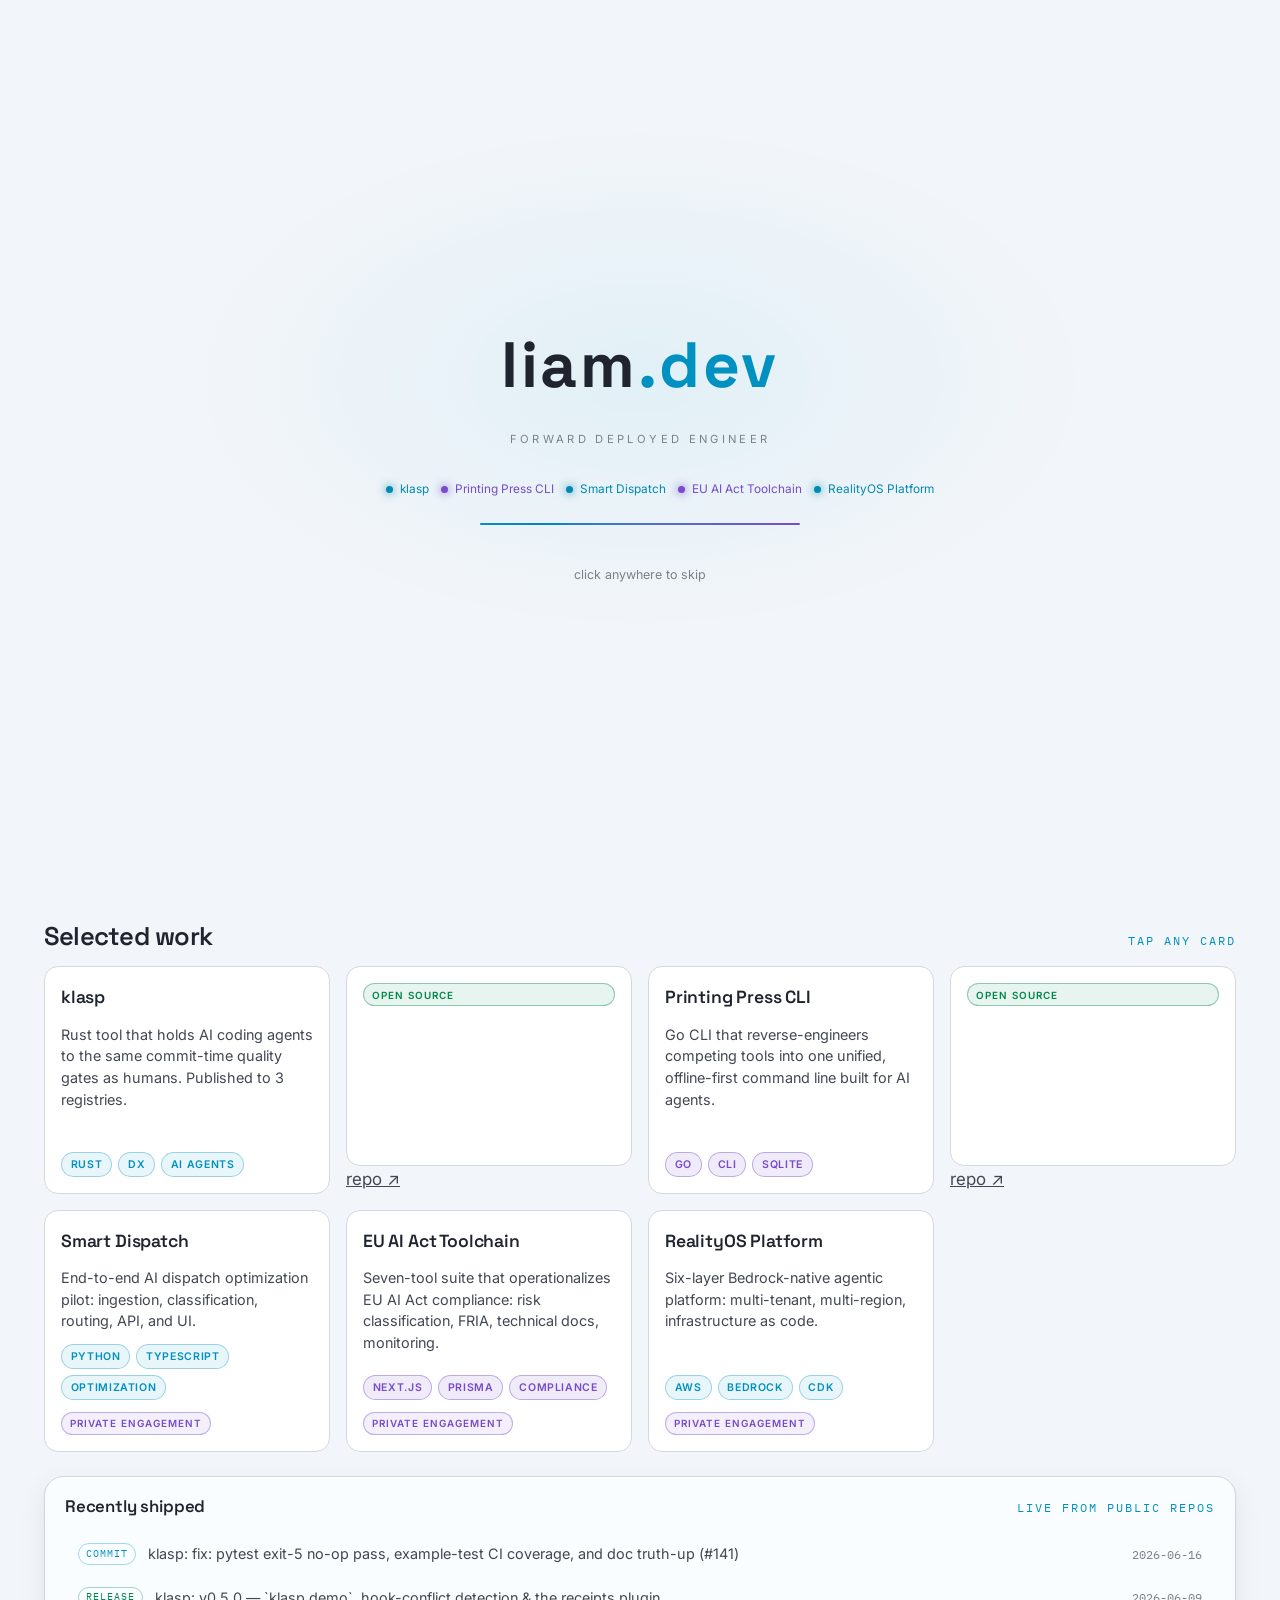
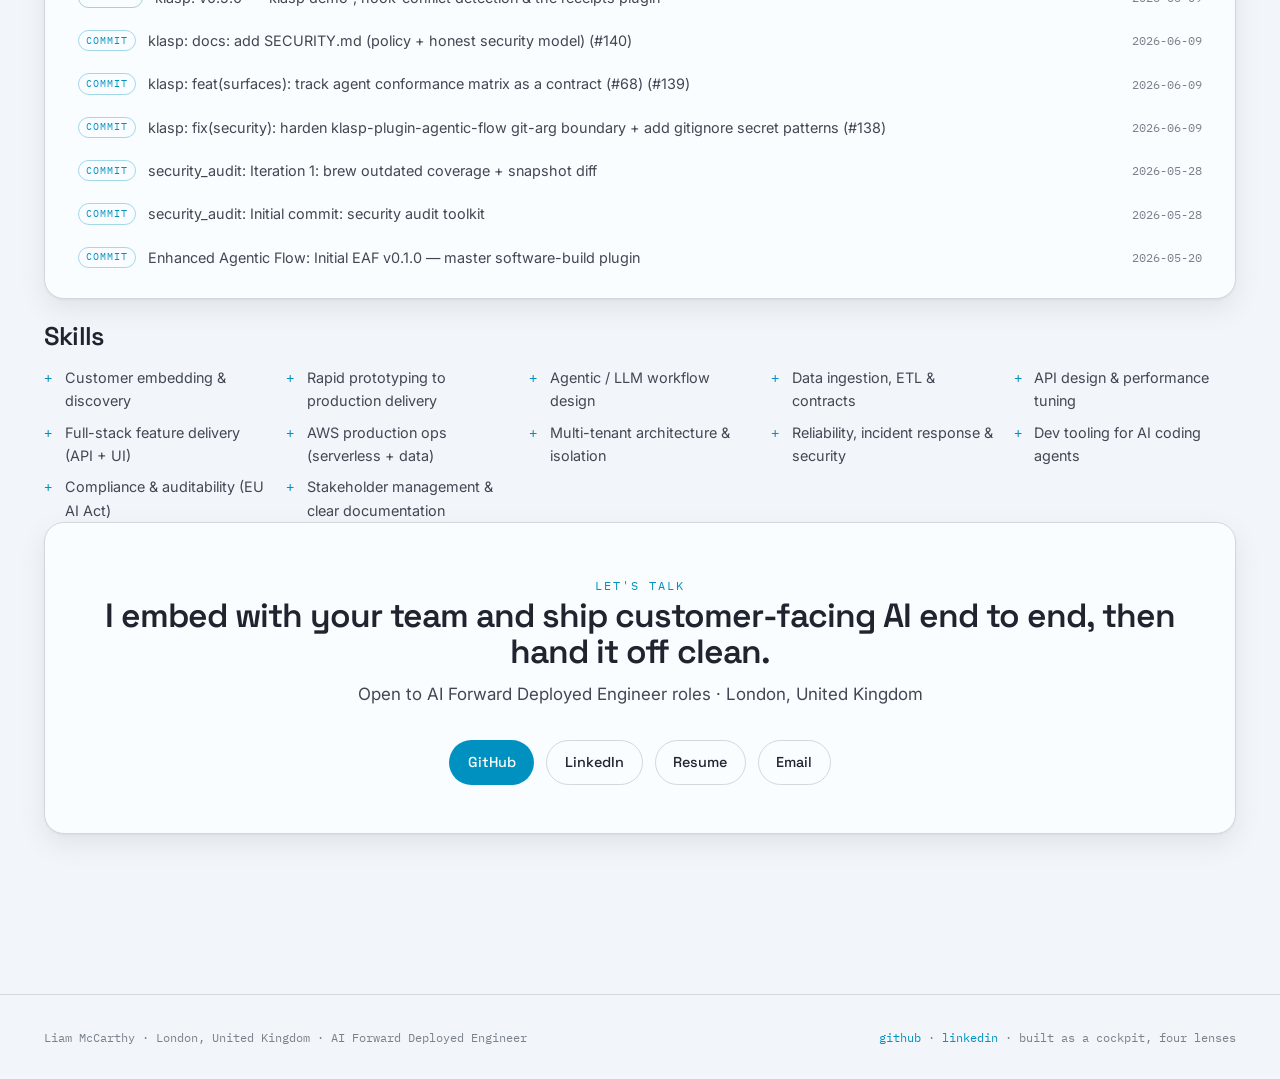
<file: index.html>
<!doctype html>
<html lang="en" data-theme="light" data-persona="recruiter">
<head>
<meta charset="utf-8">
<meta name="viewport" content="width=device-width, initial-scale=1">
<meta name="description" content="Liam McCarthy -- AI Forward Deployed Engineer. London.">
<title>Liam McCarthy</title>
<link rel="preconnect" href="https://fonts.googleapis.com">
<link rel="preconnect" href="https://fonts.gstatic.com" crossorigin>
<link href="https://fonts.googleapis.com/css2?family=Space+Grotesk:wght@400;500;600;700&family=Inter:wght@400;500;600&family=IBM+Plex+Mono:wght@400;500&display=swap" rel="stylesheet">
<link rel="stylesheet" href="assets/tokens.css">
<link rel="stylesheet" href="assets/components.css">
<link rel="stylesheet" href="assets/boot.css">
<link rel="stylesheet" href="assets/site.css">
<link rel="stylesheet" href="assets/portfolio.css">
<script>try{var p=localStorage.getItem('fp.lens')||'recruiter';document.documentElement.setAttribute('data-persona',p);var t=localStorage.getItem('fp.theme')||'light';document.documentElement.setAttribute('data-theme',t);}catch(e){}</script>
</head><body data-title="Liam McCarthy"><div id="boot"><div class="boot-core">
  <div class="boot-mark">liam<b>.dev</b></div>
  <div class="boot-sub">forward deployed engineer</div>
  <ul class="boot-sys"><li style="--node:oklch(58% 0.13 222)">klasp</li><li style="--node:oklch(53% 0.19 295)">Printing Press CLI</li><li style="--node:oklch(58% 0.13 222)">Smart Dispatch</li><li style="--node:oklch(53% 0.19 295)">EU AI Act Toolchain</li><li style="--node:oklch(58% 0.13 222)">RealityOS Platform</li></ul>
  <div class="boot-line"><span></span></div>
  <div class="boot-skip">click anywhere to skip</div>
</div></div><header class="topbar">
  <a class="brand" href="index.html" style="text-decoration:none">Liam<b> McCarthy</b></a>
  <span class="lensname">Intake</span>
  <span class="spacer"></span>
  <nav class="lenspill" aria-label="Audience lens">
    <button data-persona="recruiter" aria-pressed="true">Recruiter</button>
    <button data-persona="hiring-manager" aria-pressed="false">Manager</button>
    <button data-persona="tech-interviewer" aria-pressed="false">Tech</button>
    <button data-persona="customer-founder" aria-pressed="false">Customer</button>
  </nav>
  <button id="theme-toggle" class="icon-btn" aria-label="Toggle theme">&#9790;</button>
</header><main><div class="wrap"><section class="lens-recruiter stack">
    <div class="phero" data-reveal><canvas id="vfield" aria-hidden="true"></canvas><div class="pinner">
      <div class="nameline"><span class="eyebrow">AI Forward Deployed Engineer</span><span class="loc">London, United Kingdom</span></div>
      <h1>Liam McCarthy</h1>
      <div class="subhead">AI Forward Deployed Engineer -- London. Ships customer-facing AI end to end. Ex-EVP/CTO, founder, AWS SA Professional.</div>
      <div class="lead">Skim: 6+ years shipping AI and SaaS for enterprise. Open-source across Rust, Go, TypeScript, Python.</div>
      <div class="linkrow">
    <a class="btn" href="https://github.com/liam-ai-reality" target="_blank" rel="noopener">GitHub</a>
    <a class="btn ghost" href="https://linkedin.com/in/liam-mccarthy-8ba41631" target="_blank" rel="noopener">LinkedIn</a>
    <a class="btn ghost" href="assets/liam-mccarthy-resume.pdf" target="_blank" rel="noopener">Resume</a>
    <a class="btn ghost" href="mailto:lm@aireality.io">Email</a>
    <span class="availpill"><span class="light green"></span>Open to AI Forward Deployed Engineer roles</span>
  </div>
      <div style="margin-top:var(--space-4)"><button class="btn ghost sm" data-copy="Liam McCarthy, AI Forward Deployed Engineer (London). Ships customer-facing AI end to end on AWS Bedrock, data contract to production. klasp on crates.io + npm + PyPI.">Copy one-line pitch</button></div>
    </div></div>
    <div data-reveal><div class="proofrow"><div class="proofstat"><div class="n">$100k -&gt; $5m</div><div class="l">ARR on a multi-tenant SaaS I co-architected from scratch</div></div><div class="proofstat"><div class="n">4 -&gt; 250</div><div class="l">employees as the business scaled, 95% retention</div></div><div class="proofstat"><div class="n">3 registries</div><div class="l">klasp v0.4.0 published to crates.io, npm, PyPI</div></div><div class="proofstat"><div class="n">250%</div><div class="l">API throughput, profiled and re-architected</div></div><div class="proofstat"><div class="n">-26%</div><div class="l">AWS spend cut (~$274k/yr) by right-sizing</div></div><div class="proofstat"><div class="n">AWS SA Pro</div><div class="l">Solutions Architect, Professional</div></div></div></div>
    <div data-reveal><div class="clientstrip"><span class="cs-label">Shipped for</span><span class="cs-names">BBC Studios &middot; Paramount Global &middot; Warner Bros Discovery &middot; ITV &middot; A&amp;E Networks &middot; Crunchyroll &middot; Amazon</span></div></div>
    <div data-reveal><div class="shead"><h2>Selected work</h2><span class="eyebrow">tap any card</span></div>
      <div class="pgrid"><a class="card clickable projcard" href="p/klasp.html">
    <div class="pj-top"><span class="pj-name">klasp</span></div>
    <div class="pj-frame">Rust tool that holds AI coding agents to the same commit-time quality gates as humans. Published to 3 registries.</div>
    <div class="pj-tags"><span class="tag cyan">Rust</span><span class="tag cyan">DX</span><span class="tag cyan">AI agents</span></div>
    <div class="pj-foot"><span class="privbadge" style="color:var(--color-accent-3);border-color:color-mix(in oklch,var(--color-accent-3) 40%,transparent);background:color-mix(in oklch,var(--color-accent-3) 9%,transparent)">Open source</span> <a href="https://github.com/klasp-dev/klasp" target="_blank" rel="noopener">repo &#8599;</a></div>
  </a><a class="card clickable projcard" href="p/cli-printing-press.html">
    <div class="pj-top"><span class="pj-name">Printing Press CLI</span></div>
    <div class="pj-frame">Go CLI that reverse-engineers competing tools into one unified, offline-first command line built for AI agents.</div>
    <div class="pj-tags"><span class="tag violet">Go</span><span class="tag violet">CLI</span><span class="tag violet">SQLite</span></div>
    <div class="pj-foot"><span class="privbadge" style="color:var(--color-accent-3);border-color:color-mix(in oklch,var(--color-accent-3) 40%,transparent);background:color-mix(in oklch,var(--color-accent-3) 9%,transparent)">Open source</span> <a href="https://github.com/liam-ai-reality/cli-printing-press" target="_blank" rel="noopener">repo &#8599;</a></div>
  </a><a class="card clickable projcard" href="p/smart-dispatch.html">
    <div class="pj-top"><span class="pj-name">Smart Dispatch</span></div>
    <div class="pj-frame">End-to-end AI dispatch optimization pilot: ingestion, classification, routing, API, and UI.</div>
    <div class="pj-tags"><span class="tag cyan">Python</span><span class="tag cyan">TypeScript</span><span class="tag cyan">Optimization</span></div>
    <div class="pj-foot"><span class="privbadge">Private engagement</span></div>
  </a><a class="card clickable projcard" href="p/eu-ai-act-toolchain.html">
    <div class="pj-top"><span class="pj-name">EU AI Act Toolchain</span></div>
    <div class="pj-frame">Seven-tool suite that operationalizes EU AI Act compliance: risk classification, FRIA, technical docs, monitoring.</div>
    <div class="pj-tags"><span class="tag violet">Next.js</span><span class="tag violet">Prisma</span><span class="tag violet">Compliance</span></div>
    <div class="pj-foot"><span class="privbadge">Private engagement</span></div>
  </a><a class="card clickable projcard" href="p/realityos-platform.html">
    <div class="pj-top"><span class="pj-name">RealityOS Platform</span></div>
    <div class="pj-frame">Six-layer Bedrock-native agentic platform: multi-tenant, multi-region, infrastructure as code.</div>
    <div class="pj-tags"><span class="tag cyan">AWS</span><span class="tag cyan">Bedrock</span><span class="tag cyan">CDK</span></div>
    <div class="pj-foot"><span class="privbadge">Private engagement</span></div>
  </a></div></div>
    <div data-reveal><div class="panel"><div class="panel-head"><h2>Recently shipped</h2><span class="eyebrow">live from public repos</span></div>
    <div class="actstrip">
    <a class="actitem" href="https://github.com/klasp-dev/klasp/commit/fac2f1978196c5419d74c6db5730fa4560c1c578" target="_blank" rel="noopener">
      <span class="a-type commit">commit</span>
      <span class="a-title">klasp: fix: pytest exit-5 no-op pass, example-test CI coverage, and doc truth-up (#141)</span>
      <span class="a-meta">2026-06-16</span>
    </a>
    <a class="actitem" href="https://github.com/klasp-dev/klasp/releases/tag/v0.5.0" target="_blank" rel="noopener">
      <span class="a-type release">release</span>
      <span class="a-title">klasp: v0.5.0 — `klasp demo`, hook-conflict detection &amp; the receipts plugin</span>
      <span class="a-meta">2026-06-09</span>
    </a>
    <a class="actitem" href="https://github.com/klasp-dev/klasp/commit/40a1ef3cfeb022c40c96a6c9c1703f7309b65848" target="_blank" rel="noopener">
      <span class="a-type commit">commit</span>
      <span class="a-title">klasp: docs: add SECURITY.md (policy + honest security model) (#140)</span>
      <span class="a-meta">2026-06-09</span>
    </a>
    <a class="actitem" href="https://github.com/klasp-dev/klasp/commit/42add04866c7c7e3b59999e1ea7a8fbd9b532925" target="_blank" rel="noopener">
      <span class="a-type commit">commit</span>
      <span class="a-title">klasp: feat(surfaces): track agent conformance matrix as a contract (#68) (#139)</span>
      <span class="a-meta">2026-06-09</span>
    </a>
    <a class="actitem" href="https://github.com/klasp-dev/klasp/commit/53231c4078171d97c93907b77e118e0caf2f1738" target="_blank" rel="noopener">
      <span class="a-type commit">commit</span>
      <span class="a-title">klasp: fix(security): harden klasp-plugin-agentic-flow git-arg boundary + add gitignore secret patterns (#138)</span>
      <span class="a-meta">2026-06-09</span>
    </a>
    <a class="actitem" href="https://github.com/liam-fabric/security_audit/commit/2f42c18ae67bfc0a8deee99f957bb13560053d4a" target="_blank" rel="noopener">
      <span class="a-type commit">commit</span>
      <span class="a-title">security_audit: Iteration 1: brew outdated coverage + snapshot diff</span>
      <span class="a-meta">2026-05-28</span>
    </a>
    <a class="actitem" href="https://github.com/liam-fabric/security_audit/commit/1efc30eed0eb1168b034ba3f19cdc5d904623483" target="_blank" rel="noopener">
      <span class="a-type commit">commit</span>
      <span class="a-title">security_audit: Initial commit: security audit toolkit</span>
      <span class="a-meta">2026-05-28</span>
    </a>
    <a class="actitem" href="https://github.com/liam-ai-reality/enhanced-agentic-flow/commit/5952350b88243fd68b01223525b823df7a23605b" target="_blank" rel="noopener">
      <span class="a-type commit">commit</span>
      <span class="a-title">Enhanced Agentic Flow: Initial EAF v0.1.0 — master software-build plugin</span>
      <span class="a-meta">2026-05-20</span>
    </a></div></div></div>
    <div data-reveal><div class="shead"><h2>Skills</h2></div><div class="skillgrid"><div>Customer embedding &amp; discovery</div><div>Rapid prototyping to production delivery</div><div>Agentic / LLM workflow design</div><div>Data ingestion, ETL &amp; contracts</div><div>API design &amp; performance tuning</div><div>Full-stack feature delivery (API + UI)</div><div>AWS production ops (serverless + data)</div><div>Multi-tenant architecture &amp; isolation</div><div>Reliability, incident response &amp; security</div><div>Dev tooling for AI coding agents</div><div>Compliance &amp; auditability (EU AI Act)</div><div>Stakeholder management &amp; clear documentation</div></div></div>
  </section><section class="lens-hiring-manager stack">
    <div class="phero" data-reveal><div class="pinner">
      <span class="eyebrow">Flight check // will he ship in my env</span>
      <h1>I ship customer-facing AI end to end, and I raise the bar.</h1>
      <div class="subhead">Embedded delivery from data contracts to production ops. Grew a platform $100k -&gt; $5m ARR; scaled a business 4 -&gt; 250 employees.</div>
      <div class="lead">Breadth across dispatch optimization, EU AI Act compliance, agentic platforms, and OSS dev tooling -- shipped, not slideware.</div>
      <div class="linkrow">
    <a class="btn" href="https://github.com/liam-ai-reality" target="_blank" rel="noopener">GitHub</a>
    <a class="btn ghost" href="https://linkedin.com/in/liam-mccarthy-8ba41631" target="_blank" rel="noopener">LinkedIn</a>
    <a class="btn ghost" href="assets/liam-mccarthy-resume.pdf" target="_blank" rel="noopener">Resume</a>
    <a class="btn ghost" href="mailto:lm@aireality.io">Email</a>
    <span class="availpill"><span class="light green"></span>Open to AI Forward Deployed Engineer roles</span>
  </div>
    </div></div>
    <div data-reveal><div class="proofrow"><div class="proofstat"><div class="n">$100k -&gt; $5m</div><div class="l">ARR on a multi-tenant SaaS I co-architected from scratch</div></div><div class="proofstat"><div class="n">4 -&gt; 250</div><div class="l">employees as the business scaled, 95% retention</div></div><div class="proofstat"><div class="n">3 registries</div><div class="l">klasp v0.4.0 published to crates.io, npm, PyPI</div></div><div class="proofstat"><div class="n">250%</div><div class="l">API throughput, profiled and re-architected</div></div><div class="proofstat"><div class="n">-26%</div><div class="l">AWS spend cut (~$274k/yr) by right-sizing</div></div><div class="proofstat"><div class="n">AWS SA Pro</div><div class="l">Solutions Architect, Professional</div></div></div></div>
    <div data-reveal><div class="shead"><h2>Client work</h2><span class="eyebrow">abstracted at client request</span></div><div class="pgrid"><a class="card clickable projcard" href="p/smart-dispatch.html">
    <div class="pj-top"><span class="pj-name">Smart Dispatch</span></div>
    <div class="pj-frame">Owned a customer-facing AI pilot end to end and put it in front of real dispatchers.</div>
    <div class="pj-tags"><span class="tag cyan">Python</span><span class="tag cyan">TypeScript</span><span class="tag cyan">VRP solver</span></div>
    <div class="pj-foot"><span class="privbadge">Private engagement</span></div>
  </a><a class="card clickable projcard" href="p/eu-ai-act-toolchain.html">
    <div class="pj-top"><span class="pj-name">EU AI Act Toolchain</span></div>
    <div class="pj-frame">Turned dense regulation into shippable software -- a full-stack compliance product, not a checklist.</div>
    <div class="pj-tags"><span class="tag violet">Next.js</span><span class="tag violet">Prisma</span><span class="tag violet">PostgreSQL</span></div>
    <div class="pj-foot"><span class="privbadge">Private engagement</span></div>
  </a><a class="card clickable projcard" href="p/realityos-platform.html">
    <div class="pj-top"><span class="pj-name">RealityOS Platform</span></div>
    <div class="pj-frame">Architected an enterprise agentic platform from foundation up -- the kind of system an FDE deploys at scale.</div>
    <div class="pj-tags"><span class="tag cyan">TypeScript</span><span class="tag cyan">AWS CDK</span><span class="tag cyan">Bedrock</span></div>
    <div class="pj-foot"><span class="privbadge">Private engagement</span></div>
  </a><a class="card clickable projcard" href="p/reality-podcast-saas.html">
    <div class="pj-top"><span class="pj-name">Autonomous Podcast SaaS</span></div>
    <div class="pj-frame">A fully autonomous content product orchestrated on serverless AWS -- ships while you sleep.</div>
    <div class="pj-tags"><span class="tag mint">TypeScript</span><span class="tag mint">AWS Step Functions</span><span class="tag mint">Bedrock</span></div>
    <div class="pj-foot"><span class="privbadge">Private engagement</span></div>
  </a><a class="card clickable projcard" href="p/vibe-code-reviewer.html">
    <div class="pj-top"><span class="pj-name">Vibe Code Reviewer</span></div>
    <div class="pj-frame">Built the safety net for shipping AI-written code -- exactly the discipline AI labs care about.</div>
    <div class="pj-tags"><span class="tag violet">Python</span><span class="tag violet">Semgrep</span><span class="tag violet">OSV</span><span class="tag violet">Trivy</span></div>
    <div class="pj-foot"><span class="privbadge">Private engagement</span></div>
  </a></div></div>
    <div data-reveal><div class="shead"><h2>Open source</h2><span class="eyebrow">public, shipped</span></div><div class="pgrid"><a class="card clickable projcard" href="p/klasp.html">
    <div class="pj-top"><span class="pj-name">klasp</span></div>
    <div class="pj-frame">Shipped and published v0.4.0 across crates.io, npm, and PyPI -- real OSS distribution, not a demo.</div>
    <div class="pj-tags"><span class="tag cyan">Rust</span><span class="tag cyan">npm</span><span class="tag cyan">PyPI</span><span class="tag cyan">crates.io</span></div>
    <div class="pj-foot"><span class="privbadge" style="color:var(--color-accent-3);border-color:color-mix(in oklch,var(--color-accent-3) 40%,transparent);background:color-mix(in oklch,var(--color-accent-3) 9%,transparent)">Open source</span> <a href="https://github.com/klasp-dev/klasp" target="_blank" rel="noopener">repo &#8599;</a></div>
  </a><a class="card clickable projcard" href="p/cli-printing-press.html">
    <div class="pj-top"><span class="pj-name">Printing Press CLI</span></div>
    <div class="pj-frame">A from-scratch CLI in Go with SQLite sync and offline search -- shows range beyond the AWS/TS stack.</div>
    <div class="pj-tags"><span class="tag violet">Go</span><span class="tag violet">SQLite</span></div>
    <div class="pj-foot"><span class="privbadge" style="color:var(--color-accent-3);border-color:color-mix(in oklch,var(--color-accent-3) 40%,transparent);background:color-mix(in oklch,var(--color-accent-3) 9%,transparent)">Open source</span> <a href="https://github.com/liam-ai-reality/cli-printing-press" target="_blank" rel="noopener">repo &#8599;</a></div>
  </a><a class="card clickable projcard" href="p/enhanced-agentic-flow.html">
    <div class="pj-top"><span class="pj-name">Enhanced Agentic Flow</span></div>
    <div class="pj-frame">Productized a methodology into a reusable agent plugin -- turns ad-hoc AI coding into a repeatable process.</div>
    <div class="pj-tags"><span class="tag mint">JavaScript</span><span class="tag mint">Claude Code</span></div>
    <div class="pj-foot"><span class="privbadge" style="color:var(--color-accent-3);border-color:color-mix(in oklch,var(--color-accent-3) 40%,transparent);background:color-mix(in oklch,var(--color-accent-3) 9%,transparent)">Open source</span> <a href="https://github.com/liam-ai-reality/enhanced-agentic-flow" target="_blank" rel="noopener">repo &#8599;</a></div>
  </a><a class="card clickable projcard" href="p/security-audit.html">
    <div class="pj-top"><span class="pj-name">security_audit</span></div>
    <div class="pj-frame">Security is a through-line, not an afterthought -- backed by real incident-response experience.</div>
    <div class="pj-tags"><span class="tag cyan">Python</span></div>
    <div class="pj-foot"><span class="privbadge" style="color:var(--color-accent-3);border-color:color-mix(in oklch,var(--color-accent-3) 40%,transparent);background:color-mix(in oklch,var(--color-accent-3) 9%,transparent)">Open source</span> <a href="https://github.com/liam-fabric/security_audit" target="_blank" rel="noopener">repo &#8599;</a></div>
  </a></div></div>
    <div data-reveal><div class="shead"><h2>Track record</h2></div><div class="timeline">
    <div class="exprow">
      <div class="ex-h"><span class="ex-role">Founder &amp; AI Forward Deployed Engineer</span><span class="ex-org">Reality AI</span><span class="ex-period">Jan 2024 - Present</span></div>
      <ul><li>Embed with client teams to deliver customer-facing AI products end to end (data to model calls to API to UI to production ops), leaving maintainable handoff documentation.</li><li>Built a live field-service dispatch optimization pilot (Python + TypeScript), owning ingestion, classification, routing optimization, API, and UI.</li><li>Shipped a seven-tool EU AI Act compliance suite (Next.js, Prisma, PostgreSQL) spanning risk classification, FRIA workflow, technical documentation generation, and post-market monitoring.</li><li>Published OSS dev tooling for AI coding agents: klasp v0.4.0 across crates.io, npm, and PyPI, plus cli-printing-press, enhanced-agentic-flow, and security_audit.</li><li>Designed Bedrock-native pipelines and multi-tenant platform infrastructure as code in AWS CDK.</li></ul>
    </div>
    <div class="exprow">
      <div class="ex-h"><span class="ex-role">EVP of Technology</span><span class="ex-org">Fabric</span><span class="ex-period">Mar 2022 - Jan 2024</span></div>
      <ul><li>Owned customer outcomes for a multi-tenant SaaS platform serving 10+ enterprise media clients including BBC Studios, Paramount Global, ITV, A&amp;E Networks, Crunchyroll, and Amazon.</li><li>Delivered 699 tickets across a 5-person squad in 12 months, sustaining 40-44 story points per two-week sprint.</li><li>Led response to a critical npm supply-chain security incident, coordinating credential rotation across 15+ environments with zero service disruption.</li><li>Modernized the platform while shipping client features (Aurora Serverless v2, DynamoDB two-way shim, Nuvo bulk ingestion, Looker reporting).</li></ul>
    </div>
    <div class="exprow">
      <div class="ex-h"><span class="ex-role">Chief Technology Officer</span><span class="ex-org">Fabric</span><span class="ex-period">Mar 2018 - Mar 2022</span></div>
      <ul><li>Scaled the business from 4 to 250 employees with repeatable delivery practices and mentorship.</li><li>Partnered with commercial teams to support enterprise customers (Warner Bros Discovery, Paramount, Amazon), translating requirements into shippable platform work.</li><li>Co-architected Fabric Studio from scratch and shipped the first production build in six months; grew it from $100k to $5m ARR.</li></ul>
    </div></div></div>
    <div data-reveal><div class="honestnote compact"><span class="eyebrow">Straight talk</span><p>I deploy and integrate frontier models; I do not train them. If you need novel model research, I am not your hire. If you need someone to embed with a customer and ship that research into production they actually use, I am.</p></div></div>
  </section><section class="lens-tech-interviewer stack">
    <div class="phero" data-reveal><div class="pinner">
      <span class="eyebrow">Source readout // open the code</span>
      <h1>Bedrock-native systems, agent tooling, and the code to back it.</h1>
      <div class="subhead">Rust / Go / TypeScript / Python. AWS CDK, Step Functions, multi-tenant isolation. klasp&#39;s quality gates run inside git.</div>
      <div class="lead">Read the open source: klasp (Rust, 3 registries), cli-printing-press (Go), enhanced-agentic-flow (Claude Code plugin).</div>
      <div class="linkrow">
    <a class="btn" href="https://github.com/liam-ai-reality" target="_blank" rel="noopener">GitHub</a>
    <a class="btn ghost" href="https://linkedin.com/in/liam-mccarthy-8ba41631" target="_blank" rel="noopener">LinkedIn</a>
    <a class="btn ghost" href="assets/liam-mccarthy-resume.pdf" target="_blank" rel="noopener">Resume</a>
    <a class="btn ghost" href="mailto:lm@aireality.io">Email</a>
    
  </div>
    </div></div>
    <div data-reveal><div class="shead"><h2>Stack</h2></div><div class="stackmatrix">
    <div class="stackrow"><span class="sk-cat">Languages</span>
      <span class="sk-items"><span class="tag cyan">Rust</span><span class="tag cyan">Go</span><span class="tag cyan">TypeScript</span><span class="tag cyan">Python</span></span></div>
    <div class="stackrow"><span class="sk-cat">AWS</span>
      <span class="sk-items"><span class="tag cyan">Bedrock</span><span class="tag cyan">CDK</span><span class="tag cyan">Step Functions</span><span class="tag cyan">EventBridge</span><span class="tag cyan">Lambda</span><span class="tag cyan">DynamoDB</span><span class="tag cyan">Aurora Serverless v2</span></span></div>
    <div class="stackrow"><span class="sk-cat">Data</span>
      <span class="sk-items"><span class="tag cyan">PostgreSQL</span><span class="tag cyan">Prisma</span><span class="tag cyan">SQLite</span><span class="tag cyan">Looker</span></span></div>
    <div class="stackrow"><span class="sk-cat">Security</span>
      <span class="sk-items"><span class="tag cyan">Semgrep</span><span class="tag cyan">OSV</span><span class="tag cyan">Grype</span><span class="tag cyan">gitleaks</span><span class="tag cyan">Trivy</span><span class="tag cyan">Checkov</span></span></div>
    <div class="stackrow"><span class="sk-cat">Publish</span>
      <span class="sk-items"><span class="tag cyan">crates.io</span><span class="tag cyan">npm</span><span class="tag cyan">PyPI</span></span></div></div></div>
    <div data-reveal><div class="shead"><h2>Projects</h2><span class="eyebrow">architecture + code</span></div><div class="pgrid"><a class="card clickable projcard" href="p/klasp.html">
    <div class="pj-top"><span class="pj-name">klasp</span></div>
    <div class="pj-frame">Rust core with multi-language wrappers; diff-scoped checks, protected-path guards, and pre-commit parity so agents (Claude Code, Cursor, Aider) hit the same gates humans do.</div>
    <div class="pj-tags"><span class="tag cyan">Rust</span><span class="tag cyan">npm</span><span class="tag cyan">PyPI</span><span class="tag cyan">crates.io</span></div>
    <div class="pj-foot"><span class="privbadge" style="color:var(--color-accent-3);border-color:color-mix(in oklch,var(--color-accent-3) 40%,transparent);background:color-mix(in oklch,var(--color-accent-3) 9%,transparent)">Open source</span> <a href="https://github.com/klasp-dev/klasp" target="_blank" rel="noopener">repo &#8599;</a></div>
  </a><a class="card clickable projcard" href="p/cli-printing-press.html">
    <div class="pj-top"><span class="pj-name">Printing Press CLI</span></div>
    <div class="pj-frame">Go with a local SQLite cache for offline-first sync; compound insight commands and a unified surface over heterogeneous upstream APIs.</div>
    <div class="pj-tags"><span class="tag violet">Go</span><span class="tag violet">SQLite</span></div>
    <div class="pj-foot"><span class="privbadge" style="color:var(--color-accent-3);border-color:color-mix(in oklch,var(--color-accent-3) 40%,transparent);background:color-mix(in oklch,var(--color-accent-3) 9%,transparent)">Open source</span> <a href="https://github.com/liam-ai-reality/cli-printing-press" target="_blank" rel="noopener">repo &#8599;</a></div>
  </a><a class="card clickable projcard" href="p/smart-dispatch.html">
    <div class="pj-top"><span class="pj-name">Smart Dispatch</span></div>
    <div class="pj-frame">ETL into a classification layer feeding a vehicle-routing optimizer, exposed via API and a dispatcher UI with a feedback loop. Client specifics abstracted.</div>
    <div class="pj-tags"><span class="tag cyan">Python</span><span class="tag cyan">TypeScript</span><span class="tag cyan">VRP solver</span></div>
    <div class="pj-foot"><span class="privbadge">Private engagement</span></div>
  </a><a class="card clickable projcard" href="p/eu-ai-act-toolchain.html">
    <div class="pj-top"><span class="pj-name">EU AI Act Toolchain</span></div>
    <div class="pj-frame">Monorepo of seven tools (risk classifier per Articles 5/6 and Annex III, FRIA workflow, technical documentation generator, post-market monitoring) on Next.js / Prisma / PostgreSQL. Client specifics abstracted.</div>
    <div class="pj-tags"><span class="tag violet">Next.js</span><span class="tag violet">Prisma</span><span class="tag violet">PostgreSQL</span></div>
    <div class="pj-foot"><span class="privbadge">Private engagement</span></div>
  </a><a class="card clickable projcard" href="p/realityos-platform.html">
    <div class="pj-top"><span class="pj-name">RealityOS Platform</span></div>
    <div class="pj-frame">Six-layer stack (data foundation to intelligence to action to autonomous agents to capabilities to cockpit), Bedrock-native, multi-region multi-tenant, defined in AWS CDK with ADRs. Client specifics abstracted.</div>
    <div class="pj-tags"><span class="tag cyan">TypeScript</span><span class="tag cyan">AWS CDK</span><span class="tag cyan">Bedrock</span></div>
    <div class="pj-foot"><span class="privbadge">Private engagement</span></div>
  </a><a class="card clickable projcard" href="p/enhanced-agentic-flow.html">
    <div class="pj-top"><span class="pj-name">Enhanced Agentic Flow</span></div>
    <div class="pj-frame">Interpreted Context Methodology (numbered stages, filesystem-as-context) fused with 24 vendored lifecycle skills for Claude Code.</div>
    <div class="pj-tags"><span class="tag mint">JavaScript</span><span class="tag mint">Claude Code</span></div>
    <div class="pj-foot"><span class="privbadge" style="color:var(--color-accent-3);border-color:color-mix(in oklch,var(--color-accent-3) 40%,transparent);background:color-mix(in oklch,var(--color-accent-3) 9%,transparent)">Open source</span> <a href="https://github.com/liam-ai-reality/enhanced-agentic-flow" target="_blank" rel="noopener">repo &#8599;</a></div>
  </a><a class="card clickable projcard" href="p/security-audit.html">
    <div class="pj-top"><span class="pj-name">security_audit</span></div>
    <div class="pj-frame">Automated security checks in Python, complementing a scanner stack (Semgrep, OSV, Grype, gitleaks, Trivy, Checkov).</div>
    <div class="pj-tags"><span class="tag cyan">Python</span></div>
    <div class="pj-foot"><span class="privbadge" style="color:var(--color-accent-3);border-color:color-mix(in oklch,var(--color-accent-3) 40%,transparent);background:color-mix(in oklch,var(--color-accent-3) 9%,transparent)">Open source</span> <a href="https://github.com/liam-fabric/security_audit" target="_blank" rel="noopener">repo &#8599;</a></div>
  </a><a class="card clickable projcard" href="p/reality-podcast-saas.html">
    <div class="pj-top"><span class="pj-name">Autonomous Podcast SaaS</span></div>
    <div class="pj-frame">Scheduled source ingestion to Bedrock script generation to voice synthesis to a private RSS feed, orchestrated with Step Functions and EventBridge.</div>
    <div class="pj-tags"><span class="tag mint">TypeScript</span><span class="tag mint">AWS Step Functions</span><span class="tag mint">Bedrock</span></div>
    <div class="pj-foot"><span class="privbadge">Private engagement</span></div>
  </a><a class="card clickable projcard" href="p/vibe-code-reviewer.html">
    <div class="pj-top"><span class="pj-name">Vibe Code Reviewer</span></div>
    <div class="pj-frame">Eleven numbered stages with automated scanners (Semgrep, OSV, Grype, gitleaks, Trivy, Checkov) and a senior-dev sign-off, mapped to OWASP ASVS, NIST SSDF, and SOC2.</div>
    <div class="pj-tags"><span class="tag violet">Python</span><span class="tag violet">Semgrep</span><span class="tag violet">OSV</span><span class="tag violet">Trivy</span></div>
    <div class="pj-foot"><span class="privbadge">Private engagement</span></div>
  </a></div></div>
    <div data-reveal><div class="panel"><div class="panel-head"><h2>Recently shipped</h2><span class="eyebrow">live from public repos</span></div>
    <div class="actstrip">
    <a class="actitem" href="https://github.com/klasp-dev/klasp/commit/fac2f1978196c5419d74c6db5730fa4560c1c578" target="_blank" rel="noopener">
      <span class="a-type commit">commit</span>
      <span class="a-title">klasp: fix: pytest exit-5 no-op pass, example-test CI coverage, and doc truth-up (#141)</span>
      <span class="a-meta">2026-06-16</span>
    </a>
    <a class="actitem" href="https://github.com/klasp-dev/klasp/releases/tag/v0.5.0" target="_blank" rel="noopener">
      <span class="a-type release">release</span>
      <span class="a-title">klasp: v0.5.0 — `klasp demo`, hook-conflict detection &amp; the receipts plugin</span>
      <span class="a-meta">2026-06-09</span>
    </a>
    <a class="actitem" href="https://github.com/klasp-dev/klasp/commit/40a1ef3cfeb022c40c96a6c9c1703f7309b65848" target="_blank" rel="noopener">
      <span class="a-type commit">commit</span>
      <span class="a-title">klasp: docs: add SECURITY.md (policy + honest security model) (#140)</span>
      <span class="a-meta">2026-06-09</span>
    </a>
    <a class="actitem" href="https://github.com/klasp-dev/klasp/commit/42add04866c7c7e3b59999e1ea7a8fbd9b532925" target="_blank" rel="noopener">
      <span class="a-type commit">commit</span>
      <span class="a-title">klasp: feat(surfaces): track agent conformance matrix as a contract (#68) (#139)</span>
      <span class="a-meta">2026-06-09</span>
    </a>
    <a class="actitem" href="https://github.com/klasp-dev/klasp/commit/53231c4078171d97c93907b77e118e0caf2f1738" target="_blank" rel="noopener">
      <span class="a-type commit">commit</span>
      <span class="a-title">klasp: fix(security): harden klasp-plugin-agentic-flow git-arg boundary + add gitignore secret patterns (#138)</span>
      <span class="a-meta">2026-06-09</span>
    </a>
    <a class="actitem" href="https://github.com/liam-fabric/security_audit/commit/2f42c18ae67bfc0a8deee99f957bb13560053d4a" target="_blank" rel="noopener">
      <span class="a-type commit">commit</span>
      <span class="a-title">security_audit: Iteration 1: brew outdated coverage + snapshot diff</span>
      <span class="a-meta">2026-05-28</span>
    </a>
    <a class="actitem" href="https://github.com/liam-fabric/security_audit/commit/1efc30eed0eb1168b034ba3f19cdc5d904623483" target="_blank" rel="noopener">
      <span class="a-type commit">commit</span>
      <span class="a-title">security_audit: Initial commit: security audit toolkit</span>
      <span class="a-meta">2026-05-28</span>
    </a>
    <a class="actitem" href="https://github.com/liam-ai-reality/enhanced-agentic-flow/commit/5952350b88243fd68b01223525b823df7a23605b" target="_blank" rel="noopener">
      <span class="a-type commit">commit</span>
      <span class="a-title">Enhanced Agentic Flow: Initial EAF v0.1.0 — master software-build plugin</span>
      <span class="a-meta">2026-05-20</span>
    </a></div></div></div>
    <div data-reveal><div class="honestnote"><span class="eyebrow">Straight talk</span><p>I deploy and integrate frontier models; I do not train them. If you need novel model research, I am not your hire. If you need someone to embed with a customer and ship that research into production they actually use, I am.</p></div></div>
  </section><section class="lens-customer-founder stack">
    <div class="phero" data-reveal><div class="pinner">
      <span class="eyebrow">First 30 days // in your four walls</span>
      <h1>I embed with your team and ship something that solves your problem -- fast.</h1>
      <div class="subhead">Discovery to working software to clean handoff. Regulated, high-availability environments are home turf.</div>
      <div class="lead">Proof: grew a platform to $5m ARR serving BBC Studios, Paramount, Warner Bros Discovery, ITV, and Amazon.</div>
      <div class="linkrow">
    <a class="btn" href="https://github.com/liam-ai-reality" target="_blank" rel="noopener">GitHub</a>
    <a class="btn ghost" href="https://linkedin.com/in/liam-mccarthy-8ba41631" target="_blank" rel="noopener">LinkedIn</a>
    <a class="btn ghost" href="assets/liam-mccarthy-resume.pdf" target="_blank" rel="noopener">Resume</a>
    <a class="btn ghost" href="mailto:lm@aireality.io">Email</a>
    <span class="availpill"><span class="light green"></span>Open to AI Forward Deployed Engineer roles</span>
  </div>
    </div></div>
    <div data-reveal><div class="shead"><h2>How I work</h2></div>
      <div class="howiwork"><div class="step"><div class="sn">01</div><div class="sh">Embed</div><p>I sit with your team, learn the real workflow, and find where AI actually moves the needle.</p></div><div class="step"><div class="sn">02</div><div class="sh">Ship</div><p>Working software fast: data contracts to model calls to API and UI to AWS production ops.</p></div><div class="step"><div class="sn">03</div><div class="sh">Hand off</div><p>Maintainable code and clean documentation so your team owns it after I leave.</p></div></div></div>
    <div data-reveal><div class="proofrow"><div class="proofstat"><div class="n">$100k -&gt; $5m</div><div class="l">ARR on a multi-tenant SaaS I co-architected from scratch</div></div><div class="proofstat"><div class="n">4 -&gt; 250</div><div class="l">employees as the business scaled, 95% retention</div></div><div class="proofstat"><div class="n">3 registries</div><div class="l">klasp v0.4.0 published to crates.io, npm, PyPI</div></div><div class="proofstat"><div class="n">250%</div><div class="l">API throughput, profiled and re-architected</div></div><div class="proofstat"><div class="n">-26%</div><div class="l">AWS spend cut (~$274k/yr) by right-sizing</div></div><div class="proofstat"><div class="n">AWS SA Pro</div><div class="l">Solutions Architect, Professional</div></div></div></div>
    <div data-reveal><div class="clientstrip"><span class="cs-label">Shipped for</span><span class="cs-names">BBC Studios &middot; Paramount Global &middot; Warner Bros Discovery &middot; ITV &middot; A&amp;E Networks &middot; Crunchyroll &middot; Amazon</span></div></div>
    <div data-reveal><div class="shead"><h2>What I have shipped</h2><span class="eyebrow">framed as outcomes</span></div><div class="pgrid"><a class="card clickable projcard" href="p/klasp.html">
    <div class="pj-top"><span class="pj-name">klasp</span></div>
    <div class="pj-frame">Stops AI agents from merging code that would never pass your review -- safety rails for AI-assisted teams.</div>
    <div class="pj-tags"><span class="tag cyan">Rust</span><span class="tag cyan">npm</span><span class="tag cyan">PyPI</span><span class="tag cyan">crates.io</span></div>
    <div class="pj-foot"><span class="privbadge" style="color:var(--color-accent-3);border-color:color-mix(in oklch,var(--color-accent-3) 40%,transparent);background:color-mix(in oklch,var(--color-accent-3) 9%,transparent)">Open source</span> <a href="https://github.com/klasp-dev/klasp" target="_blank" rel="noopener">repo &#8599;</a></div>
  </a><a class="card clickable projcard" href="p/cli-printing-press.html">
    <div class="pj-top"><span class="pj-name">Printing Press CLI</span></div>
    <div class="pj-frame">Turns a mess of vendor CLIs into one fast, scriptable surface your team and your agents can actually use.</div>
    <div class="pj-tags"><span class="tag violet">Go</span><span class="tag violet">SQLite</span></div>
    <div class="pj-foot"><span class="privbadge" style="color:var(--color-accent-3);border-color:color-mix(in oklch,var(--color-accent-3) 40%,transparent);background:color-mix(in oklch,var(--color-accent-3) 9%,transparent)">Open source</span> <a href="https://github.com/liam-ai-reality/cli-printing-press" target="_blank" rel="noopener">repo &#8599;</a></div>
  </a><a class="card clickable projcard" href="p/smart-dispatch.html">
    <div class="pj-top"><span class="pj-name">Smart Dispatch</span></div>
    <div class="pj-frame">Gets the right technician to the right job faster -- measurable routing efficiency from data you already have.</div>
    <div class="pj-tags"><span class="tag cyan">Python</span><span class="tag cyan">TypeScript</span><span class="tag cyan">VRP solver</span></div>
    <div class="pj-foot"><span class="privbadge">Private engagement</span></div>
  </a><a class="card clickable projcard" href="p/eu-ai-act-toolchain.html">
    <div class="pj-top"><span class="pj-name">EU AI Act Toolchain</span></div>
    <div class="pj-frame">Makes EU AI Act compliance a workflow your team runs, with the evidence trail regulators expect.</div>
    <div class="pj-tags"><span class="tag violet">Next.js</span><span class="tag violet">Prisma</span><span class="tag violet">PostgreSQL</span></div>
    <div class="pj-foot"><span class="privbadge">Private engagement</span></div>
  </a><a class="card clickable projcard" href="p/realityos-platform.html">
    <div class="pj-top"><span class="pj-name">RealityOS Platform</span></div>
    <div class="pj-frame">A foundation to run AI agents against your data securely, isolated per tenant, on infrastructure you can audit.</div>
    <div class="pj-tags"><span class="tag cyan">TypeScript</span><span class="tag cyan">AWS CDK</span><span class="tag cyan">Bedrock</span></div>
    <div class="pj-foot"><span class="privbadge">Private engagement</span></div>
  </a><a class="card clickable projcard" href="p/enhanced-agentic-flow.html">
    <div class="pj-top"><span class="pj-name">Enhanced Agentic Flow</span></div>
    <div class="pj-frame">Gives an AI-coding team guardrails and a playbook so output stays consistent and reviewable.</div>
    <div class="pj-tags"><span class="tag mint">JavaScript</span><span class="tag mint">Claude Code</span></div>
    <div class="pj-foot"><span class="privbadge" style="color:var(--color-accent-3);border-color:color-mix(in oklch,var(--color-accent-3) 40%,transparent);background:color-mix(in oklch,var(--color-accent-3) 9%,transparent)">Open source</span> <a href="https://github.com/liam-ai-reality/enhanced-agentic-flow" target="_blank" rel="noopener">repo &#8599;</a></div>
  </a><a class="card clickable projcard" href="p/security-audit.html">
    <div class="pj-top"><span class="pj-name">security_audit</span></div>
    <div class="pj-frame">Catches security issues early so AI-built software does not become a liability.</div>
    <div class="pj-tags"><span class="tag cyan">Python</span></div>
    <div class="pj-foot"><span class="privbadge" style="color:var(--color-accent-3);border-color:color-mix(in oklch,var(--color-accent-3) 40%,transparent);background:color-mix(in oklch,var(--color-accent-3) 9%,transparent)">Open source</span> <a href="https://github.com/liam-fabric/security_audit" target="_blank" rel="noopener">repo &#8599;</a></div>
  </a><a class="card clickable projcard" href="p/reality-podcast-saas.html">
    <div class="pj-top"><span class="pj-name">Autonomous Podcast SaaS</span></div>
    <div class="pj-frame">A template for autonomous, scheduled AI content -- set the sources, get a finished product daily.</div>
    <div class="pj-tags"><span class="tag mint">TypeScript</span><span class="tag mint">AWS Step Functions</span><span class="tag mint">Bedrock</span></div>
    <div class="pj-foot"><span class="privbadge">Private engagement</span></div>
  </a><a class="card clickable projcard" href="p/vibe-code-reviewer.html">
    <div class="pj-top"><span class="pj-name">Vibe Code Reviewer</span></div>
    <div class="pj-frame">Lets you move fast with AI-generated code without shipping the vulnerabilities that usually come with it.</div>
    <div class="pj-tags"><span class="tag violet">Python</span><span class="tag violet">Semgrep</span><span class="tag violet">OSV</span><span class="tag violet">Trivy</span></div>
    <div class="pj-foot"><span class="privbadge">Private engagement</span></div>
  </a></div></div>
  </section><div class="contactband" data-reveal>
    <span class="eyebrow">Let's talk</span>
    <h2>I embed with your team and ship customer-facing AI end to end, then hand it off clean.</h2>
    <p>Open to AI Forward Deployed Engineer roles &middot; London, United Kingdom</p>
    <div class="linkrow">
    <a class="btn" href="https://github.com/liam-ai-reality" target="_blank" rel="noopener">GitHub</a>
    <a class="btn ghost" href="https://linkedin.com/in/liam-mccarthy-8ba41631" target="_blank" rel="noopener">LinkedIn</a>
    <a class="btn ghost" href="assets/liam-mccarthy-resume.pdf" target="_blank" rel="noopener">Resume</a>
    <a class="btn ghost" href="mailto:lm@aireality.io">Email</a>
    
  </div>
  </div></div></main><footer class="site-foot"><div class="wrap">
  <span>Liam McCarthy &middot; London, United Kingdom &middot; AI Forward Deployed Engineer</span>
  <span><a href="https://github.com/liam-ai-reality" style="color:var(--color-accent);text-decoration:none">github</a> &middot; <a href="https://linkedin.com/in/liam-mccarthy-8ba41631" style="color:var(--color-accent);text-decoration:none">linkedin</a> &middot; built as a cockpit, four lenses</span>
</div></footer><div class="bloom-layer"></div>
<script src="assets/boot.js"></script>
<script src="assets/app.js"></script>
<script src="assets/site.js"></script>
</body></html>
</file>
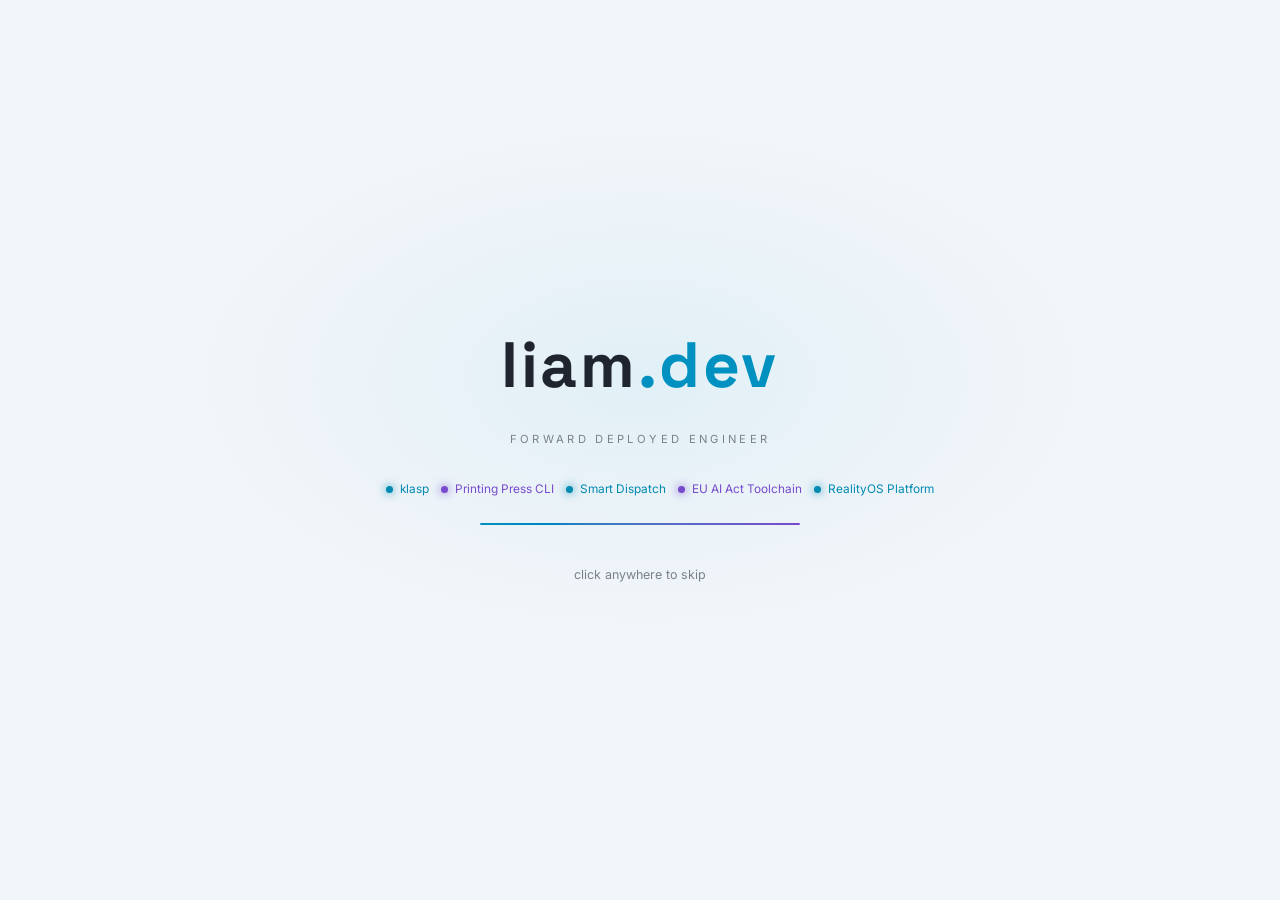
<file: p/cli-printing-press.html>
<!doctype html>
<html lang="en" data-theme="light" data-persona="recruiter">
<head>
<meta charset="utf-8">
<meta name="viewport" content="width=device-width, initial-scale=1">
<meta name="description" content="Liam McCarthy -- AI Forward Deployed Engineer. London.">
<title>Printing Press CLI -- Liam McCarthy</title>
<link rel="preconnect" href="https://fonts.googleapis.com">
<link rel="preconnect" href="https://fonts.gstatic.com" crossorigin>
<link href="https://fonts.googleapis.com/css2?family=Space+Grotesk:wght@400;500;600;700&family=Inter:wght@400;500;600&family=IBM+Plex+Mono:wght@400;500&display=swap" rel="stylesheet">
<link rel="stylesheet" href="../assets/tokens.css">
<link rel="stylesheet" href="../assets/components.css">
<link rel="stylesheet" href="../assets/boot.css">
<link rel="stylesheet" href="../assets/site.css">
<link rel="stylesheet" href="../assets/portfolio.css">
<script>try{var p=localStorage.getItem('fp.lens')||'recruiter';document.documentElement.setAttribute('data-persona',p);var t=localStorage.getItem('fp.theme')||'light';document.documentElement.setAttribute('data-theme',t);}catch(e){}</script>
</head><body data-title="Printing Press CLI"><div id="boot"><div class="boot-core">
  <div class="boot-mark">liam<b>.dev</b></div>
  <div class="boot-sub">forward deployed engineer</div>
  <ul class="boot-sys"><li style="--node:oklch(58% 0.13 222)">klasp</li><li style="--node:oklch(53% 0.19 295)">Printing Press CLI</li><li style="--node:oklch(58% 0.13 222)">Smart Dispatch</li><li style="--node:oklch(53% 0.19 295)">EU AI Act Toolchain</li><li style="--node:oklch(58% 0.13 222)">RealityOS Platform</li></ul>
  <div class="boot-line"><span></span></div>
  <div class="boot-skip">click anywhere to skip</div>
</div></div><header class="topbar">
  <a class="brand" href="index.html" style="text-decoration:none">Liam<b> McCarthy</b></a>
  <span class="lensname">Intake</span>
  <span class="spacer"></span>
  <nav class="lenspill" aria-label="Audience lens">
    <button data-persona="recruiter" aria-pressed="true">Recruiter</button>
    <button data-persona="hiring-manager" aria-pressed="false">Manager</button>
    <button data-persona="tech-interviewer" aria-pressed="false">Tech</button>
    <button data-persona="customer-founder" aria-pressed="false">Customer</button>
  </nav>
  <button id="theme-toggle" class="icon-btn" aria-label="Toggle theme">&#9790;</button>
</header><main><div class="wrap">
      <a class="backlink" href="../index.html">&#8592; all work</a>
      <div class="detail-hero" data-reveal style="margin-top:var(--space-4)">
        <div>
          <span class="eyebrow">Open source</span>
          <h1>Printing Press CLI</h1>
          <div class="dh-tag">Every API has a secret identity. One GOAT CLI, agent-first.</div>
          <div class="pj-tags" style="margin-top:var(--space-5)"><span class="tag violet">Go</span><span class="tag violet">SQLite</span></div>
        </div>
        <div class="dh-side"><div class="linkrow" style="margin-top:0;flex-direction:column;align-items:flex-end"><a class="btn ghost sm" href="https://github.com/liam-ai-reality/cli-printing-press" target="_blank" rel="noopener">repo &#8599;</a></div></div>
      </div>
      <div style="margin-top:var(--space-6)">
        <section class="lens-recruiter stack"><div class="panel">
      <div class="panel-head"><h2>In one line</h2></div>
      <p>Go CLI that reverse-engineers competing tools into one unified, offline-first command line built for AI agents.</p>
      
    </div></section>
        <section class="lens-hiring-manager stack"><div class="panel">
      <div class="panel-head"><h2>Why it matters</h2></div>
      <p>A from-scratch CLI in Go with SQLite sync and offline search -- shows range beyond the AWS/TS stack.</p><p style="color:var(--color-ink-mute);margin-top:6px">Designs tools AI agents can drive, with thoughtful offline-first UX.</p>
      
    </div></section>
        <section class="lens-tech-interviewer stack"><div class="panel">
      <div class="panel-head"><h2>How it is built</h2></div>
      <p>Go with a local SQLite cache for offline-first sync; compound insight commands and a unified surface over heterogeneous upstream APIs.</p>
      <div class="pj-tags" style="margin-top:var(--space-4)"><span class="tag cyan">Go</span><span class="tag cyan">SQLite sync + offline search</span><span class="tag cyan">agent-first command design</span><span class="tag cyan">API normalization</span></div>
    </div></section>
        <section class="lens-customer-founder stack"><div class="panel">
      <div class="panel-head"><h2>The value</h2></div>
      <p>Turns a mess of vendor CLIs into one fast, scriptable surface your team and your agents can actually use.</p>
      
    </div></section>
      </div>
    </div></main><footer class="site-foot"><div class="wrap">
  <span>Liam McCarthy &middot; London, United Kingdom &middot; AI Forward Deployed Engineer</span>
  <span><a href="https://github.com/liam-ai-reality" style="color:var(--color-accent);text-decoration:none">github</a> &middot; <a href="https://linkedin.com/in/liam-mccarthy-8ba41631" style="color:var(--color-accent);text-decoration:none">linkedin</a> &middot; built as a cockpit, four lenses</span>
</div></footer><div class="bloom-layer"></div>
<script src="../assets/boot.js"></script>
<script src="../assets/app.js"></script>
<script src="../assets/site.js"></script>
</body></html>
</file>
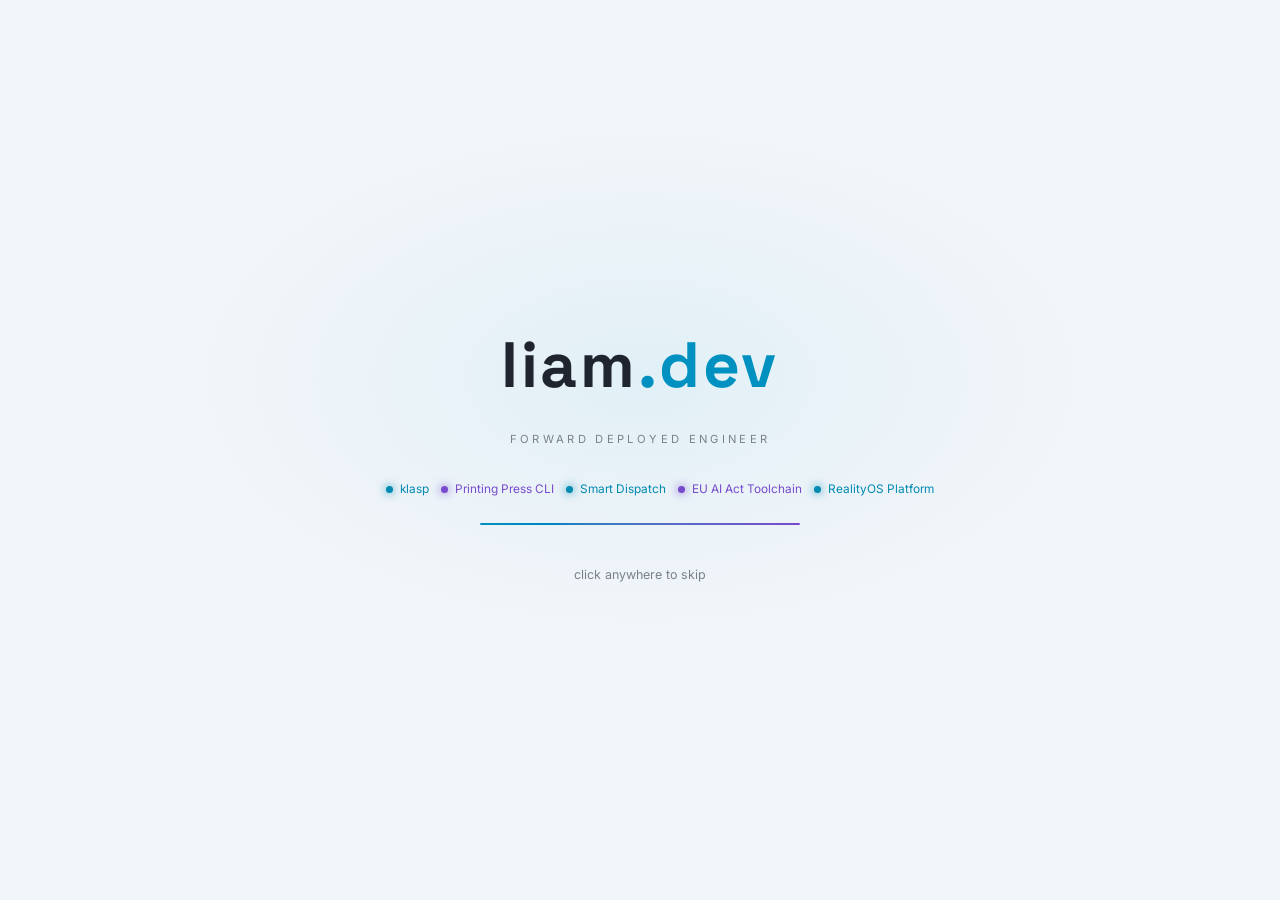
<file: p/enhanced-agentic-flow.html>
<!doctype html>
<html lang="en" data-theme="light" data-persona="recruiter">
<head>
<meta charset="utf-8">
<meta name="viewport" content="width=device-width, initial-scale=1">
<meta name="description" content="Liam McCarthy -- AI Forward Deployed Engineer. London.">
<title>Enhanced Agentic Flow -- Liam McCarthy</title>
<link rel="preconnect" href="https://fonts.googleapis.com">
<link rel="preconnect" href="https://fonts.gstatic.com" crossorigin>
<link href="https://fonts.googleapis.com/css2?family=Space+Grotesk:wght@400;500;600;700&family=Inter:wght@400;500;600&family=IBM+Plex+Mono:wght@400;500&display=swap" rel="stylesheet">
<link rel="stylesheet" href="../assets/tokens.css">
<link rel="stylesheet" href="../assets/components.css">
<link rel="stylesheet" href="../assets/boot.css">
<link rel="stylesheet" href="../assets/site.css">
<link rel="stylesheet" href="../assets/portfolio.css">
<script>try{var p=localStorage.getItem('fp.lens')||'recruiter';document.documentElement.setAttribute('data-persona',p);var t=localStorage.getItem('fp.theme')||'light';document.documentElement.setAttribute('data-theme',t);}catch(e){}</script>
</head><body data-title="Enhanced Agentic Flow"><div id="boot"><div class="boot-core">
  <div class="boot-mark">liam<b>.dev</b></div>
  <div class="boot-sub">forward deployed engineer</div>
  <ul class="boot-sys"><li style="--node:oklch(58% 0.13 222)">klasp</li><li style="--node:oklch(53% 0.19 295)">Printing Press CLI</li><li style="--node:oklch(58% 0.13 222)">Smart Dispatch</li><li style="--node:oklch(53% 0.19 295)">EU AI Act Toolchain</li><li style="--node:oklch(58% 0.13 222)">RealityOS Platform</li></ul>
  <div class="boot-line"><span></span></div>
  <div class="boot-skip">click anywhere to skip</div>
</div></div><header class="topbar">
  <a class="brand" href="index.html" style="text-decoration:none">Liam<b> McCarthy</b></a>
  <span class="lensname">Intake</span>
  <span class="spacer"></span>
  <nav class="lenspill" aria-label="Audience lens">
    <button data-persona="recruiter" aria-pressed="true">Recruiter</button>
    <button data-persona="hiring-manager" aria-pressed="false">Manager</button>
    <button data-persona="tech-interviewer" aria-pressed="false">Tech</button>
    <button data-persona="customer-founder" aria-pressed="false">Customer</button>
  </nav>
  <button id="theme-toggle" class="icon-btn" aria-label="Toggle theme">&#9790;</button>
</header><main><div class="wrap">
      <a class="backlink" href="../index.html">&#8592; all work</a>
      <div class="detail-hero" data-reveal style="margin-top:var(--space-4)">
        <div>
          <span class="eyebrow">Open source</span>
          <h1>Enhanced Agentic Flow</h1>
          <div class="dh-tag">A Claude Code plugin: numbered-stage scaffold plus 24 lifecycle skills.</div>
          <div class="pj-tags" style="margin-top:var(--space-5)"><span class="tag mint">JavaScript</span><span class="tag mint">Claude Code</span></div>
        </div>
        <div class="dh-side"><div class="linkrow" style="margin-top:0;flex-direction:column;align-items:flex-end"><a class="btn ghost sm" href="https://github.com/liam-ai-reality/enhanced-agentic-flow" target="_blank" rel="noopener">repo &#8599;</a></div></div>
      </div>
      <div style="margin-top:var(--space-6)">
        <section class="lens-recruiter stack"><div class="panel">
      <div class="panel-head"><h2>In one line</h2></div>
      <p>A Claude Code plugin that gives AI agents a structured, stage-based way to build software.</p>
      
    </div></section>
        <section class="lens-hiring-manager stack"><div class="panel">
      <div class="panel-head"><h2>Why it matters</h2></div>
      <p>Productized a methodology into a reusable agent plugin -- turns ad-hoc AI coding into a repeatable process.</p><p style="color:var(--color-ink-mute);margin-top:6px">Thinks in systems and ships the tooling to scale them.</p>
      
    </div></section>
        <section class="lens-tech-interviewer stack"><div class="panel">
      <div class="panel-head"><h2>How it is built</h2></div>
      <p>Interpreted Context Methodology (numbered stages, filesystem-as-context) fused with 24 vendored lifecycle skills for Claude Code.</p>
      <div class="pj-tags" style="margin-top:var(--space-4)"><span class="tag cyan">Claude Code plugin architecture</span><span class="tag cyan">ICM stage scaffolding</span><span class="tag cyan">24 lifecycle skills</span></div>
    </div></section>
        <section class="lens-customer-founder stack"><div class="panel">
      <div class="panel-head"><h2>The value</h2></div>
      <p>Gives an AI-coding team guardrails and a playbook so output stays consistent and reviewable.</p>
      
    </div></section>
      </div>
    </div></main><footer class="site-foot"><div class="wrap">
  <span>Liam McCarthy &middot; London, United Kingdom &middot; AI Forward Deployed Engineer</span>
  <span><a href="https://github.com/liam-ai-reality" style="color:var(--color-accent);text-decoration:none">github</a> &middot; <a href="https://linkedin.com/in/liam-mccarthy-8ba41631" style="color:var(--color-accent);text-decoration:none">linkedin</a> &middot; built as a cockpit, four lenses</span>
</div></footer><div class="bloom-layer"></div>
<script src="../assets/boot.js"></script>
<script src="../assets/app.js"></script>
<script src="../assets/site.js"></script>
</body></html>
</file>
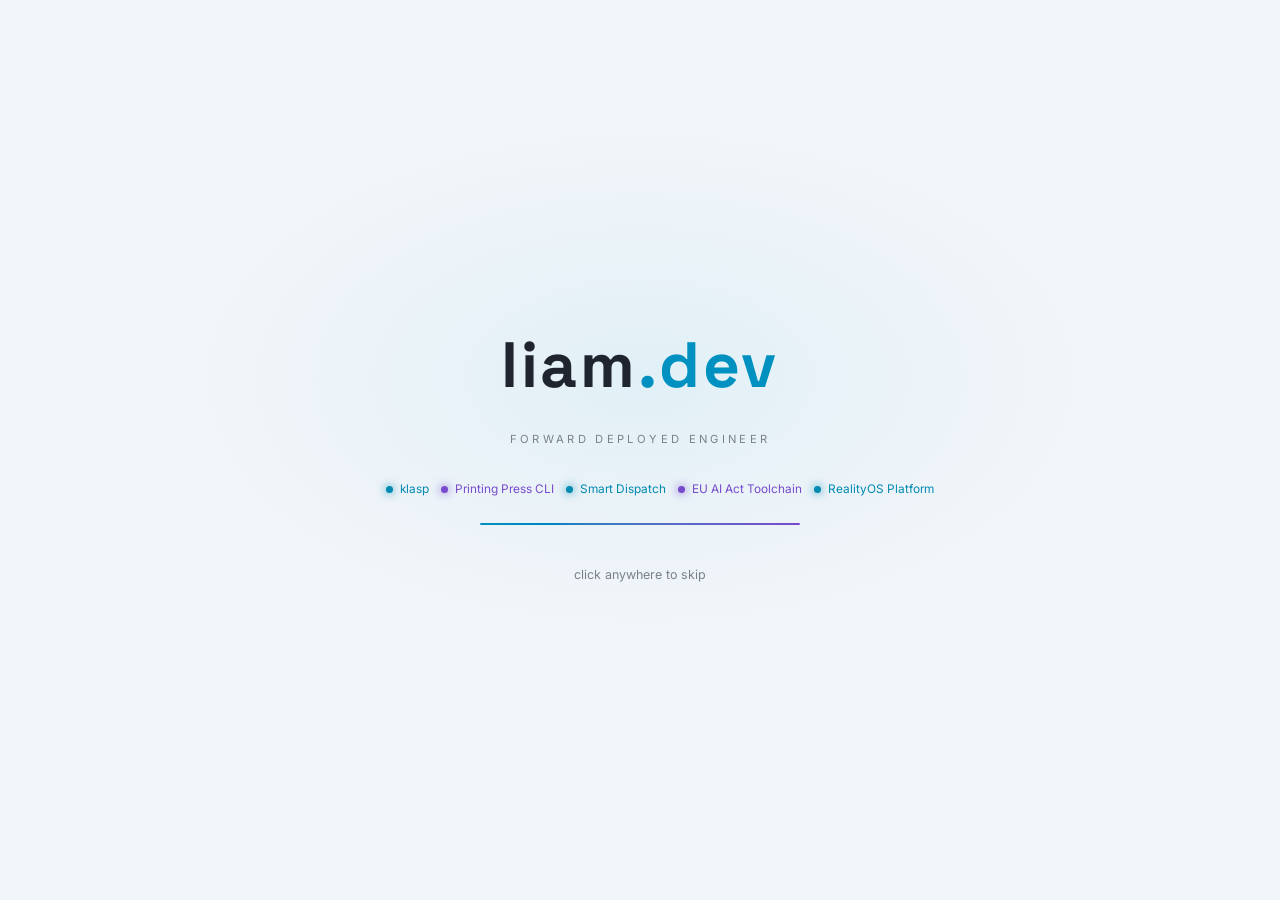
<file: p/eu-ai-act-toolchain.html>
<!doctype html>
<html lang="en" data-theme="light" data-persona="recruiter">
<head>
<meta charset="utf-8">
<meta name="viewport" content="width=device-width, initial-scale=1">
<meta name="description" content="Liam McCarthy -- AI Forward Deployed Engineer. London.">
<title>EU AI Act Toolchain -- Liam McCarthy</title>
<link rel="preconnect" href="https://fonts.googleapis.com">
<link rel="preconnect" href="https://fonts.gstatic.com" crossorigin>
<link href="https://fonts.googleapis.com/css2?family=Space+Grotesk:wght@400;500;600;700&family=Inter:wght@400;500;600&family=IBM+Plex+Mono:wght@400;500&display=swap" rel="stylesheet">
<link rel="stylesheet" href="../assets/tokens.css">
<link rel="stylesheet" href="../assets/components.css">
<link rel="stylesheet" href="../assets/boot.css">
<link rel="stylesheet" href="../assets/site.css">
<link rel="stylesheet" href="../assets/portfolio.css">
<script>try{var p=localStorage.getItem('fp.lens')||'recruiter';document.documentElement.setAttribute('data-persona',p);var t=localStorage.getItem('fp.theme')||'light';document.documentElement.setAttribute('data-theme',t);}catch(e){}</script>
</head><body data-title="EU AI Act Toolchain"><div id="boot"><div class="boot-core">
  <div class="boot-mark">liam<b>.dev</b></div>
  <div class="boot-sub">forward deployed engineer</div>
  <ul class="boot-sys"><li style="--node:oklch(58% 0.13 222)">klasp</li><li style="--node:oklch(53% 0.19 295)">Printing Press CLI</li><li style="--node:oklch(58% 0.13 222)">Smart Dispatch</li><li style="--node:oklch(53% 0.19 295)">EU AI Act Toolchain</li><li style="--node:oklch(58% 0.13 222)">RealityOS Platform</li></ul>
  <div class="boot-line"><span></span></div>
  <div class="boot-skip">click anywhere to skip</div>
</div></div><header class="topbar">
  <a class="brand" href="index.html" style="text-decoration:none">Liam<b> McCarthy</b></a>
  <span class="lensname">Intake</span>
  <span class="spacer"></span>
  <nav class="lenspill" aria-label="Audience lens">
    <button data-persona="recruiter" aria-pressed="true">Recruiter</button>
    <button data-persona="hiring-manager" aria-pressed="false">Manager</button>
    <button data-persona="tech-interviewer" aria-pressed="false">Tech</button>
    <button data-persona="customer-founder" aria-pressed="false">Customer</button>
  </nav>
  <button id="theme-toggle" class="icon-btn" aria-label="Toggle theme">&#9790;</button>
</header><main><div class="wrap">
      <a class="backlink" href="../index.html">&#8592; all work</a>
      <div class="detail-hero" data-reveal style="margin-top:var(--space-4)">
        <div>
          <span class="eyebrow">Client engagement</span>
          <h1>EU AI Act Toolchain</h1>
          <div class="dh-tag">A seven-tool compliance suite for the EU AI Act.</div>
          <div class="pj-tags" style="margin-top:var(--space-5)"><span class="tag violet">Next.js</span><span class="tag violet">Prisma</span><span class="tag violet">PostgreSQL</span></div>
        </div>
        <div class="dh-side"><div class="linkrow" style="margin-top:0;flex-direction:column;align-items:flex-end"><span class="privbadge">Private engagement &middot; details abstracted</span></div></div>
      </div>
      <div style="margin-top:var(--space-6)">
        <section class="lens-recruiter stack"><div class="panel">
      <div class="panel-head"><h2>In one line</h2></div>
      <p>Seven-tool suite that operationalizes EU AI Act compliance: risk classification, FRIA, technical docs, monitoring.</p>
      
    </div></section>
        <section class="lens-hiring-manager stack"><div class="panel">
      <div class="panel-head"><h2>Why it matters</h2></div>
      <p>Turned dense regulation into shippable software -- a full-stack compliance product, not a checklist.</p><p style="color:var(--color-ink-mute);margin-top:6px">Handles regulated, high-stakes domains and ships them full-stack.</p>
      
    </div></section>
        <section class="lens-tech-interviewer stack"><div class="panel">
      <div class="panel-head"><h2>How it is built</h2></div>
      <p>Monorepo of seven tools (risk classifier per Articles 5/6 and Annex III, FRIA workflow, technical documentation generator, post-market monitoring) on Next.js / Prisma / PostgreSQL. Client specifics abstracted.</p>
      <div class="pj-tags" style="margin-top:var(--space-4)"><span class="tag cyan">Next.js + Prisma + Postgres</span><span class="tag cyan">rules-as-software</span><span class="tag cyan">auditable workflows</span><span class="tag cyan">monorepo</span></div>
    </div></section>
        <section class="lens-customer-founder stack"><div class="panel">
      <div class="panel-head"><h2>The value</h2></div>
      <p>Makes EU AI Act compliance a workflow your team runs, with the evidence trail regulators expect.</p>
      
    </div></section>
      </div>
    </div></main><footer class="site-foot"><div class="wrap">
  <span>Liam McCarthy &middot; London, United Kingdom &middot; AI Forward Deployed Engineer</span>
  <span><a href="https://github.com/liam-ai-reality" style="color:var(--color-accent);text-decoration:none">github</a> &middot; <a href="https://linkedin.com/in/liam-mccarthy-8ba41631" style="color:var(--color-accent);text-decoration:none">linkedin</a> &middot; built as a cockpit, four lenses</span>
</div></footer><div class="bloom-layer"></div>
<script src="../assets/boot.js"></script>
<script src="../assets/app.js"></script>
<script src="../assets/site.js"></script>
</body></html>
</file>
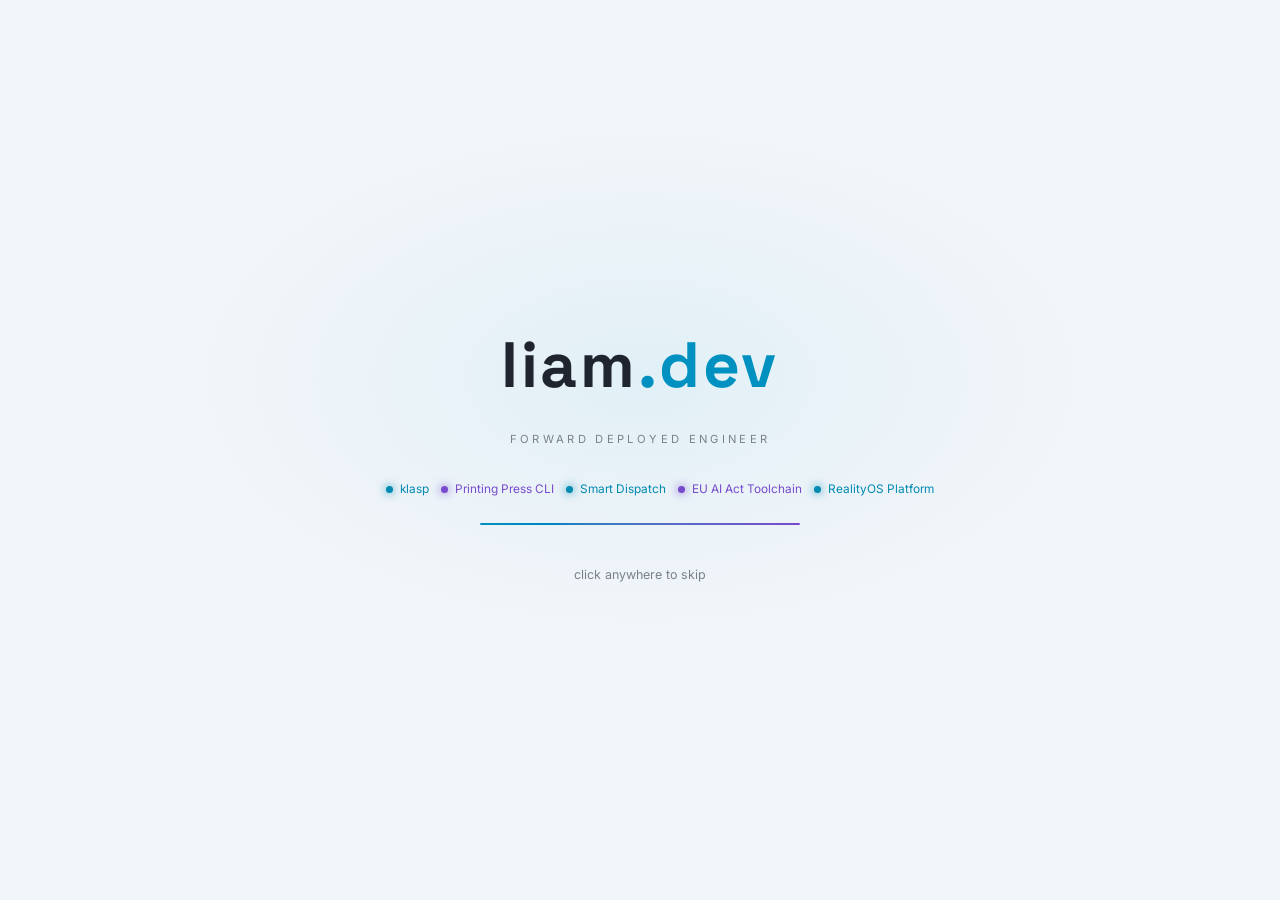
<file: p/klasp.html>
<!doctype html>
<html lang="en" data-theme="light" data-persona="recruiter">
<head>
<meta charset="utf-8">
<meta name="viewport" content="width=device-width, initial-scale=1">
<meta name="description" content="Liam McCarthy -- AI Forward Deployed Engineer. London.">
<title>klasp -- Liam McCarthy</title>
<link rel="preconnect" href="https://fonts.googleapis.com">
<link rel="preconnect" href="https://fonts.gstatic.com" crossorigin>
<link href="https://fonts.googleapis.com/css2?family=Space+Grotesk:wght@400;500;600;700&family=Inter:wght@400;500;600&family=IBM+Plex+Mono:wght@400;500&display=swap" rel="stylesheet">
<link rel="stylesheet" href="../assets/tokens.css">
<link rel="stylesheet" href="../assets/components.css">
<link rel="stylesheet" href="../assets/boot.css">
<link rel="stylesheet" href="../assets/site.css">
<link rel="stylesheet" href="../assets/portfolio.css">
<script>try{var p=localStorage.getItem('fp.lens')||'recruiter';document.documentElement.setAttribute('data-persona',p);var t=localStorage.getItem('fp.theme')||'light';document.documentElement.setAttribute('data-theme',t);}catch(e){}</script>
</head><body data-title="klasp"><div id="boot"><div class="boot-core">
  <div class="boot-mark">liam<b>.dev</b></div>
  <div class="boot-sub">forward deployed engineer</div>
  <ul class="boot-sys"><li style="--node:oklch(58% 0.13 222)">klasp</li><li style="--node:oklch(53% 0.19 295)">Printing Press CLI</li><li style="--node:oklch(58% 0.13 222)">Smart Dispatch</li><li style="--node:oklch(53% 0.19 295)">EU AI Act Toolchain</li><li style="--node:oklch(58% 0.13 222)">RealityOS Platform</li></ul>
  <div class="boot-line"><span></span></div>
  <div class="boot-skip">click anywhere to skip</div>
</div></div><header class="topbar">
  <a class="brand" href="index.html" style="text-decoration:none">Liam<b> McCarthy</b></a>
  <span class="lensname">Intake</span>
  <span class="spacer"></span>
  <nav class="lenspill" aria-label="Audience lens">
    <button data-persona="recruiter" aria-pressed="true">Recruiter</button>
    <button data-persona="hiring-manager" aria-pressed="false">Manager</button>
    <button data-persona="tech-interviewer" aria-pressed="false">Tech</button>
    <button data-persona="customer-founder" aria-pressed="false">Customer</button>
  </nav>
  <button id="theme-toggle" class="icon-btn" aria-label="Toggle theme">&#9790;</button>
</header><main><div class="wrap">
      <a class="backlink" href="../index.html">&#8592; all work</a>
      <div class="detail-hero" data-reveal style="margin-top:var(--space-4)">
        <div>
          <span class="eyebrow">Open source</span>
          <h1>klasp</h1>
          <div class="dh-tag">Quality gates for AI coding agents, enforced at git commit.</div>
          <div class="pj-tags" style="margin-top:var(--space-5)"><span class="tag cyan">Rust</span><span class="tag cyan">npm</span><span class="tag cyan">PyPI</span><span class="tag cyan">crates.io</span></div>
        </div>
        <div class="dh-side"><div class="linkrow" style="margin-top:0;flex-direction:column;align-items:flex-end"><a class="btn ghost sm" href="https://github.com/klasp-dev/klasp" target="_blank" rel="noopener">repo &#8599;</a> <a class="btn ghost sm" href="https://klasp.dev" target="_blank" rel="noopener">site &#8599;</a></div></div>
      </div>
      <div style="margin-top:var(--space-6)">
        <section class="lens-recruiter stack"><div class="panel">
      <div class="panel-head"><h2>In one line</h2></div>
      <p>Rust tool that holds AI coding agents to the same commit-time quality gates as humans. Published to 3 registries.</p>
      
    </div></section>
        <section class="lens-hiring-manager stack"><div class="panel">
      <div class="panel-head"><h2>Why it matters</h2></div>
      <p>Shipped and published v0.4.0 across crates.io, npm, and PyPI -- real OSS distribution, not a demo.</p><p style="color:var(--color-ink-mute);margin-top:6px">Builds developer tooling that real AI-agent workflows depend on.</p>
      
    </div></section>
        <section class="lens-tech-interviewer stack"><div class="panel">
      <div class="panel-head"><h2>How it is built</h2></div>
      <p>Rust core with multi-language wrappers; diff-scoped checks, protected-path guards, and pre-commit parity so agents (Claude Code, Cursor, Aider) hit the same gates humans do.</p>
      <div class="pj-tags" style="margin-top:var(--space-4)"><span class="tag cyan">Rust core + JS/Python bindings</span><span class="tag cyan">diff-scoped static checks</span><span class="tag cyan">git hook integration</span><span class="tag cyan">multi-agent aware</span></div>
    </div></section>
        <section class="lens-customer-founder stack"><div class="panel">
      <div class="panel-head"><h2>The value</h2></div>
      <p>Stops AI agents from merging code that would never pass your review -- safety rails for AI-assisted teams.</p>
      
    </div></section>
      </div>
    </div></main><footer class="site-foot"><div class="wrap">
  <span>Liam McCarthy &middot; London, United Kingdom &middot; AI Forward Deployed Engineer</span>
  <span><a href="https://github.com/liam-ai-reality" style="color:var(--color-accent);text-decoration:none">github</a> &middot; <a href="https://linkedin.com/in/liam-mccarthy-8ba41631" style="color:var(--color-accent);text-decoration:none">linkedin</a> &middot; built as a cockpit, four lenses</span>
</div></footer><div class="bloom-layer"></div>
<script src="../assets/boot.js"></script>
<script src="../assets/app.js"></script>
<script src="../assets/site.js"></script>
</body></html>
</file>
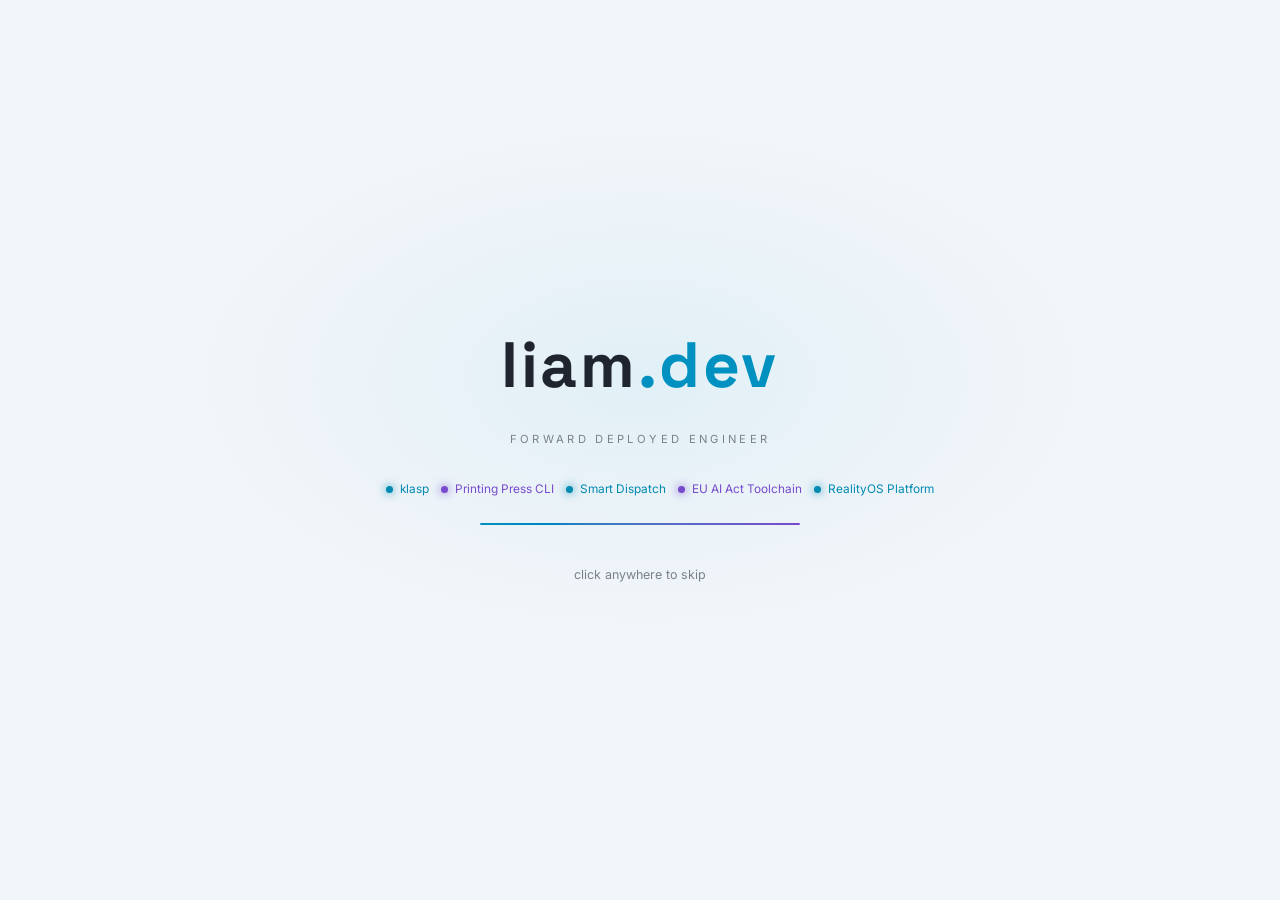
<file: p/reality-podcast-saas.html>
<!doctype html>
<html lang="en" data-theme="light" data-persona="recruiter">
<head>
<meta charset="utf-8">
<meta name="viewport" content="width=device-width, initial-scale=1">
<meta name="description" content="Liam McCarthy -- AI Forward Deployed Engineer. London.">
<title>Autonomous Podcast SaaS -- Liam McCarthy</title>
<link rel="preconnect" href="https://fonts.googleapis.com">
<link rel="preconnect" href="https://fonts.gstatic.com" crossorigin>
<link href="https://fonts.googleapis.com/css2?family=Space+Grotesk:wght@400;500;600;700&family=Inter:wght@400;500;600&family=IBM+Plex+Mono:wght@400;500&display=swap" rel="stylesheet">
<link rel="stylesheet" href="../assets/tokens.css">
<link rel="stylesheet" href="../assets/components.css">
<link rel="stylesheet" href="../assets/boot.css">
<link rel="stylesheet" href="../assets/site.css">
<link rel="stylesheet" href="../assets/portfolio.css">
<script>try{var p=localStorage.getItem('fp.lens')||'recruiter';document.documentElement.setAttribute('data-persona',p);var t=localStorage.getItem('fp.theme')||'light';document.documentElement.setAttribute('data-theme',t);}catch(e){}</script>
</head><body data-title="Autonomous Podcast SaaS"><div id="boot"><div class="boot-core">
  <div class="boot-mark">liam<b>.dev</b></div>
  <div class="boot-sub">forward deployed engineer</div>
  <ul class="boot-sys"><li style="--node:oklch(58% 0.13 222)">klasp</li><li style="--node:oklch(53% 0.19 295)">Printing Press CLI</li><li style="--node:oklch(58% 0.13 222)">Smart Dispatch</li><li style="--node:oklch(53% 0.19 295)">EU AI Act Toolchain</li><li style="--node:oklch(58% 0.13 222)">RealityOS Platform</li></ul>
  <div class="boot-line"><span></span></div>
  <div class="boot-skip">click anywhere to skip</div>
</div></div><header class="topbar">
  <a class="brand" href="index.html" style="text-decoration:none">Liam<b> McCarthy</b></a>
  <span class="lensname">Intake</span>
  <span class="spacer"></span>
  <nav class="lenspill" aria-label="Audience lens">
    <button data-persona="recruiter" aria-pressed="true">Recruiter</button>
    <button data-persona="hiring-manager" aria-pressed="false">Manager</button>
    <button data-persona="tech-interviewer" aria-pressed="false">Tech</button>
    <button data-persona="customer-founder" aria-pressed="false">Customer</button>
  </nav>
  <button id="theme-toggle" class="icon-btn" aria-label="Toggle theme">&#9790;</button>
</header><main><div class="wrap">
      <a class="backlink" href="../index.html">&#8592; all work</a>
      <div class="detail-hero" data-reveal style="margin-top:var(--space-4)">
        <div>
          <span class="eyebrow">Client engagement</span>
          <h1>Autonomous Podcast SaaS</h1>
          <div class="dh-tag">An autonomous daily AI podcast, end to end.</div>
          <div class="pj-tags" style="margin-top:var(--space-5)"><span class="tag mint">TypeScript</span><span class="tag mint">AWS Step Functions</span><span class="tag mint">Bedrock</span></div>
        </div>
        <div class="dh-side"><div class="linkrow" style="margin-top:0;flex-direction:column;align-items:flex-end"><span class="privbadge">Private engagement &middot; details abstracted</span></div></div>
      </div>
      <div style="margin-top:var(--space-6)">
        <section class="lens-recruiter stack"><div class="panel">
      <div class="panel-head"><h2>In one line</h2></div>
      <p>Autonomous pipeline: sources to AI script to voice synthesis to a private podcast feed.</p>
      
    </div></section>
        <section class="lens-hiring-manager stack"><div class="panel">
      <div class="panel-head"><h2>Why it matters</h2></div>
      <p>A fully autonomous content product orchestrated on serverless AWS -- ships while you sleep.</p><p style="color:var(--color-ink-mute);margin-top:6px">Builds reliable, scheduled, multi-step AI pipelines that run themselves.</p>
      
    </div></section>
        <section class="lens-tech-interviewer stack"><div class="panel">
      <div class="panel-head"><h2>How it is built</h2></div>
      <p>Scheduled source ingestion to Bedrock script generation to voice synthesis to a private RSS feed, orchestrated with Step Functions and EventBridge.</p>
      <div class="pj-tags" style="margin-top:var(--space-4)"><span class="tag cyan">Step Functions + EventBridge</span><span class="tag cyan">Bedrock generation</span><span class="tag cyan">voice synthesis</span><span class="tag cyan">private RSS</span></div>
    </div></section>
        <section class="lens-customer-founder stack"><div class="panel">
      <div class="panel-head"><h2>The value</h2></div>
      <p>A template for autonomous, scheduled AI content -- set the sources, get a finished product daily.</p>
      
    </div></section>
      </div>
    </div></main><footer class="site-foot"><div class="wrap">
  <span>Liam McCarthy &middot; London, United Kingdom &middot; AI Forward Deployed Engineer</span>
  <span><a href="https://github.com/liam-ai-reality" style="color:var(--color-accent);text-decoration:none">github</a> &middot; <a href="https://linkedin.com/in/liam-mccarthy-8ba41631" style="color:var(--color-accent);text-decoration:none">linkedin</a> &middot; built as a cockpit, four lenses</span>
</div></footer><div class="bloom-layer"></div>
<script src="../assets/boot.js"></script>
<script src="../assets/app.js"></script>
<script src="../assets/site.js"></script>
</body></html>
</file>
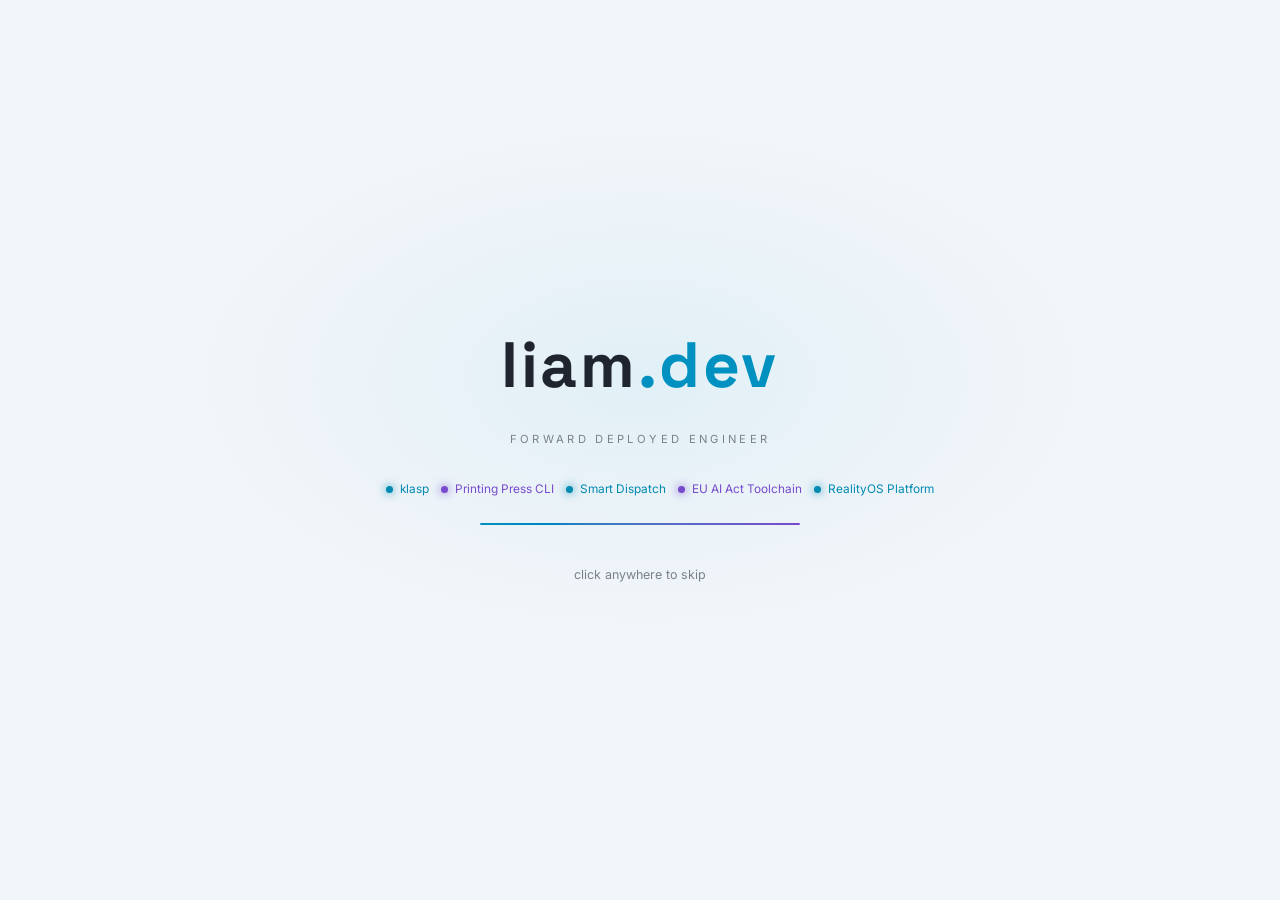
<file: p/realityos-platform.html>
<!doctype html>
<html lang="en" data-theme="light" data-persona="recruiter">
<head>
<meta charset="utf-8">
<meta name="viewport" content="width=device-width, initial-scale=1">
<meta name="description" content="Liam McCarthy -- AI Forward Deployed Engineer. London.">
<title>RealityOS Platform -- Liam McCarthy</title>
<link rel="preconnect" href="https://fonts.googleapis.com">
<link rel="preconnect" href="https://fonts.gstatic.com" crossorigin>
<link href="https://fonts.googleapis.com/css2?family=Space+Grotesk:wght@400;500;600;700&family=Inter:wght@400;500;600&family=IBM+Plex+Mono:wght@400;500&display=swap" rel="stylesheet">
<link rel="stylesheet" href="../assets/tokens.css">
<link rel="stylesheet" href="../assets/components.css">
<link rel="stylesheet" href="../assets/boot.css">
<link rel="stylesheet" href="../assets/site.css">
<link rel="stylesheet" href="../assets/portfolio.css">
<script>try{var p=localStorage.getItem('fp.lens')||'recruiter';document.documentElement.setAttribute('data-persona',p);var t=localStorage.getItem('fp.theme')||'light';document.documentElement.setAttribute('data-theme',t);}catch(e){}</script>
</head><body data-title="RealityOS Platform"><div id="boot"><div class="boot-core">
  <div class="boot-mark">liam<b>.dev</b></div>
  <div class="boot-sub">forward deployed engineer</div>
  <ul class="boot-sys"><li style="--node:oklch(58% 0.13 222)">klasp</li><li style="--node:oklch(53% 0.19 295)">Printing Press CLI</li><li style="--node:oklch(58% 0.13 222)">Smart Dispatch</li><li style="--node:oklch(53% 0.19 295)">EU AI Act Toolchain</li><li style="--node:oklch(58% 0.13 222)">RealityOS Platform</li></ul>
  <div class="boot-line"><span></span></div>
  <div class="boot-skip">click anywhere to skip</div>
</div></div><header class="topbar">
  <a class="brand" href="index.html" style="text-decoration:none">Liam<b> McCarthy</b></a>
  <span class="lensname">Intake</span>
  <span class="spacer"></span>
  <nav class="lenspill" aria-label="Audience lens">
    <button data-persona="recruiter" aria-pressed="true">Recruiter</button>
    <button data-persona="hiring-manager" aria-pressed="false">Manager</button>
    <button data-persona="tech-interviewer" aria-pressed="false">Tech</button>
    <button data-persona="customer-founder" aria-pressed="false">Customer</button>
  </nav>
  <button id="theme-toggle" class="icon-btn" aria-label="Toggle theme">&#9790;</button>
</header><main><div class="wrap">
      <a class="backlink" href="../index.html">&#8592; all work</a>
      <div class="detail-hero" data-reveal style="margin-top:var(--space-4)">
        <div>
          <span class="eyebrow">Client engagement</span>
          <h1>RealityOS Platform</h1>
          <div class="dh-tag">A Bedrock-native, multi-tenant agentic operating system.</div>
          <div class="pj-tags" style="margin-top:var(--space-5)"><span class="tag cyan">TypeScript</span><span class="tag cyan">AWS CDK</span><span class="tag cyan">Bedrock</span></div>
        </div>
        <div class="dh-side"><div class="linkrow" style="margin-top:0;flex-direction:column;align-items:flex-end"><span class="privbadge">Private engagement &middot; details abstracted</span></div></div>
      </div>
      <div style="margin-top:var(--space-6)">
        <section class="lens-recruiter stack"><div class="panel">
      <div class="panel-head"><h2>In one line</h2></div>
      <p>Six-layer Bedrock-native agentic platform: multi-tenant, multi-region, infrastructure as code.</p>
      
    </div></section>
        <section class="lens-hiring-manager stack"><div class="panel">
      <div class="panel-head"><h2>Why it matters</h2></div>
      <p>Architected an enterprise agentic platform from foundation up -- the kind of system an FDE deploys at scale.</p><p style="color:var(--color-ink-mute);margin-top:6px">Designs and builds production multi-tenant AI infrastructure on AWS.</p>
      
    </div></section>
        <section class="lens-tech-interviewer stack"><div class="panel">
      <div class="panel-head"><h2>How it is built</h2></div>
      <p>Six-layer stack (data foundation to intelligence to action to autonomous agents to capabilities to cockpit), Bedrock-native, multi-region multi-tenant, defined in AWS CDK with ADRs. Client specifics abstracted.</p>
      <div class="pj-tags" style="margin-top:var(--space-4)"><span class="tag cyan">AWS CDK IaC</span><span class="tag cyan">Bedrock-native agents</span><span class="tag cyan">multi-tenant isolation</span><span class="tag cyan">multi-region</span><span class="tag cyan">ADR-driven</span></div>
    </div></section>
        <section class="lens-customer-founder stack"><div class="panel">
      <div class="panel-head"><h2>The value</h2></div>
      <p>A foundation to run AI agents against your data securely, isolated per tenant, on infrastructure you can audit.</p>
      
    </div></section>
      </div>
    </div></main><footer class="site-foot"><div class="wrap">
  <span>Liam McCarthy &middot; London, United Kingdom &middot; AI Forward Deployed Engineer</span>
  <span><a href="https://github.com/liam-ai-reality" style="color:var(--color-accent);text-decoration:none">github</a> &middot; <a href="https://linkedin.com/in/liam-mccarthy-8ba41631" style="color:var(--color-accent);text-decoration:none">linkedin</a> &middot; built as a cockpit, four lenses</span>
</div></footer><div class="bloom-layer"></div>
<script src="../assets/boot.js"></script>
<script src="../assets/app.js"></script>
<script src="../assets/site.js"></script>
</body></html>
</file>
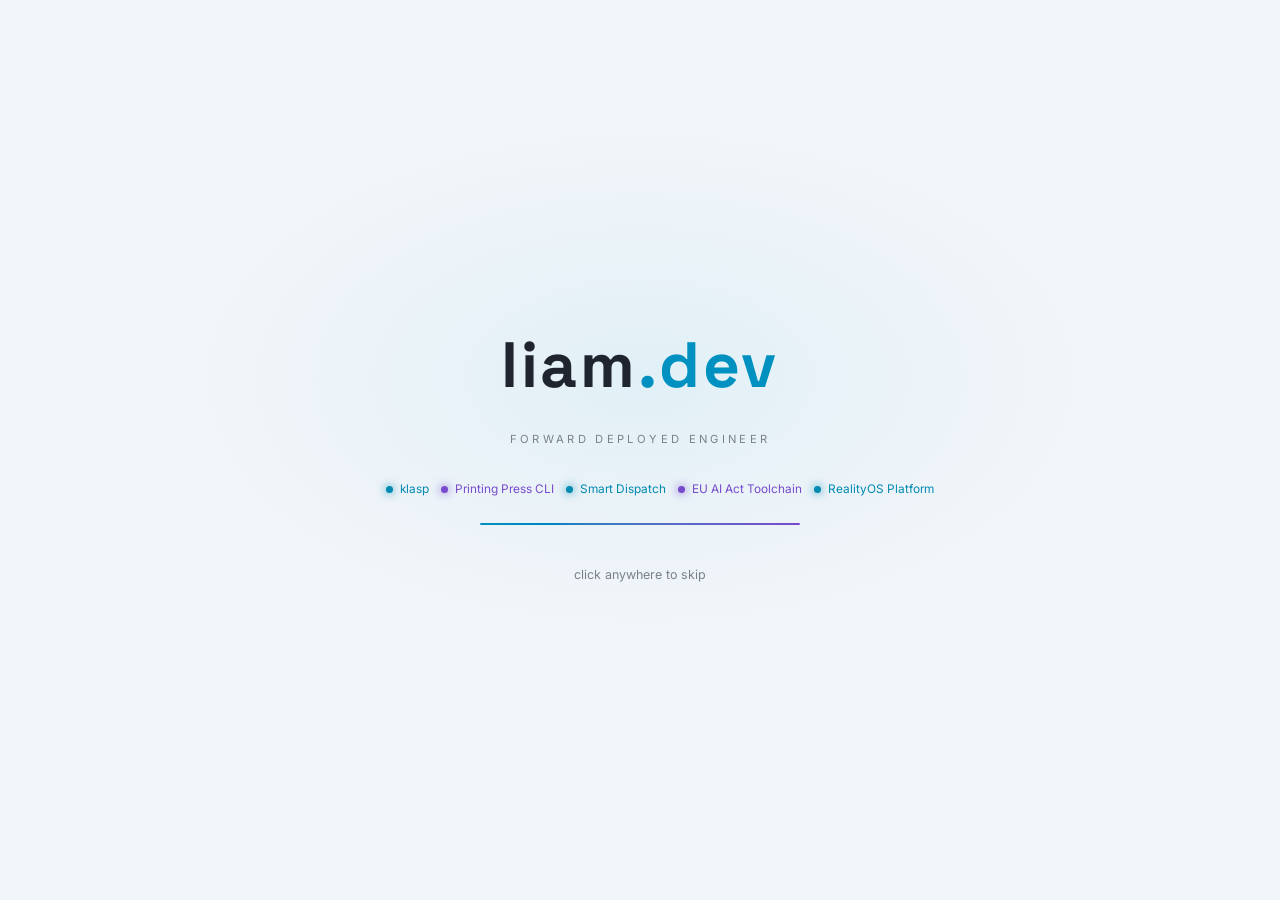
<file: p/security-audit.html>
<!doctype html>
<html lang="en" data-theme="light" data-persona="recruiter">
<head>
<meta charset="utf-8">
<meta name="viewport" content="width=device-width, initial-scale=1">
<meta name="description" content="Liam McCarthy -- AI Forward Deployed Engineer. London.">
<title>security_audit -- Liam McCarthy</title>
<link rel="preconnect" href="https://fonts.googleapis.com">
<link rel="preconnect" href="https://fonts.gstatic.com" crossorigin>
<link href="https://fonts.googleapis.com/css2?family=Space+Grotesk:wght@400;500;600;700&family=Inter:wght@400;500;600&family=IBM+Plex+Mono:wght@400;500&display=swap" rel="stylesheet">
<link rel="stylesheet" href="../assets/tokens.css">
<link rel="stylesheet" href="../assets/components.css">
<link rel="stylesheet" href="../assets/boot.css">
<link rel="stylesheet" href="../assets/site.css">
<link rel="stylesheet" href="../assets/portfolio.css">
<script>try{var p=localStorage.getItem('fp.lens')||'recruiter';document.documentElement.setAttribute('data-persona',p);var t=localStorage.getItem('fp.theme')||'light';document.documentElement.setAttribute('data-theme',t);}catch(e){}</script>
</head><body data-title="security_audit"><div id="boot"><div class="boot-core">
  <div class="boot-mark">liam<b>.dev</b></div>
  <div class="boot-sub">forward deployed engineer</div>
  <ul class="boot-sys"><li style="--node:oklch(58% 0.13 222)">klasp</li><li style="--node:oklch(53% 0.19 295)">Printing Press CLI</li><li style="--node:oklch(58% 0.13 222)">Smart Dispatch</li><li style="--node:oklch(53% 0.19 295)">EU AI Act Toolchain</li><li style="--node:oklch(58% 0.13 222)">RealityOS Platform</li></ul>
  <div class="boot-line"><span></span></div>
  <div class="boot-skip">click anywhere to skip</div>
</div></div><header class="topbar">
  <a class="brand" href="index.html" style="text-decoration:none">Liam<b> McCarthy</b></a>
  <span class="lensname">Intake</span>
  <span class="spacer"></span>
  <nav class="lenspill" aria-label="Audience lens">
    <button data-persona="recruiter" aria-pressed="true">Recruiter</button>
    <button data-persona="hiring-manager" aria-pressed="false">Manager</button>
    <button data-persona="tech-interviewer" aria-pressed="false">Tech</button>
    <button data-persona="customer-founder" aria-pressed="false">Customer</button>
  </nav>
  <button id="theme-toggle" class="icon-btn" aria-label="Toggle theme">&#9790;</button>
</header><main><div class="wrap">
      <a class="backlink" href="../index.html">&#8592; all work</a>
      <div class="detail-hero" data-reveal style="margin-top:var(--space-4)">
        <div>
          <span class="eyebrow">Open source</span>
          <h1>security_audit</h1>
          <div class="dh-tag">Python security tooling.</div>
          <div class="pj-tags" style="margin-top:var(--space-5)"><span class="tag cyan">Python</span></div>
        </div>
        <div class="dh-side"><div class="linkrow" style="margin-top:0;flex-direction:column;align-items:flex-end"><a class="btn ghost sm" href="https://github.com/liam-fabric/security_audit" target="_blank" rel="noopener">repo &#8599;</a></div></div>
      </div>
      <div style="margin-top:var(--space-6)">
        <section class="lens-recruiter stack"><div class="panel">
      <div class="panel-head"><h2>In one line</h2></div>
      <p>Python tooling for security auditing.</p>
      
    </div></section>
        <section class="lens-hiring-manager stack"><div class="panel">
      <div class="panel-head"><h2>Why it matters</h2></div>
      <p>Security is a through-line, not an afterthought -- backed by real incident-response experience.</p><p style="color:var(--color-ink-mute);margin-top:6px">Treats security as a first-class engineering concern.</p>
      
    </div></section>
        <section class="lens-tech-interviewer stack"><div class="panel">
      <div class="panel-head"><h2>How it is built</h2></div>
      <p>Automated security checks in Python, complementing a scanner stack (Semgrep, OSV, Grype, gitleaks, Trivy, Checkov).</p>
      <div class="pj-tags" style="margin-top:var(--space-4)"><span class="tag cyan">Python</span><span class="tag cyan">scanner orchestration</span><span class="tag cyan">auditability</span></div>
    </div></section>
        <section class="lens-customer-founder stack"><div class="panel">
      <div class="panel-head"><h2>The value</h2></div>
      <p>Catches security issues early so AI-built software does not become a liability.</p>
      
    </div></section>
      </div>
    </div></main><footer class="site-foot"><div class="wrap">
  <span>Liam McCarthy &middot; London, United Kingdom &middot; AI Forward Deployed Engineer</span>
  <span><a href="https://github.com/liam-ai-reality" style="color:var(--color-accent);text-decoration:none">github</a> &middot; <a href="https://linkedin.com/in/liam-mccarthy-8ba41631" style="color:var(--color-accent);text-decoration:none">linkedin</a> &middot; built as a cockpit, four lenses</span>
</div></footer><div class="bloom-layer"></div>
<script src="../assets/boot.js"></script>
<script src="../assets/app.js"></script>
<script src="../assets/site.js"></script>
</body></html>
</file>
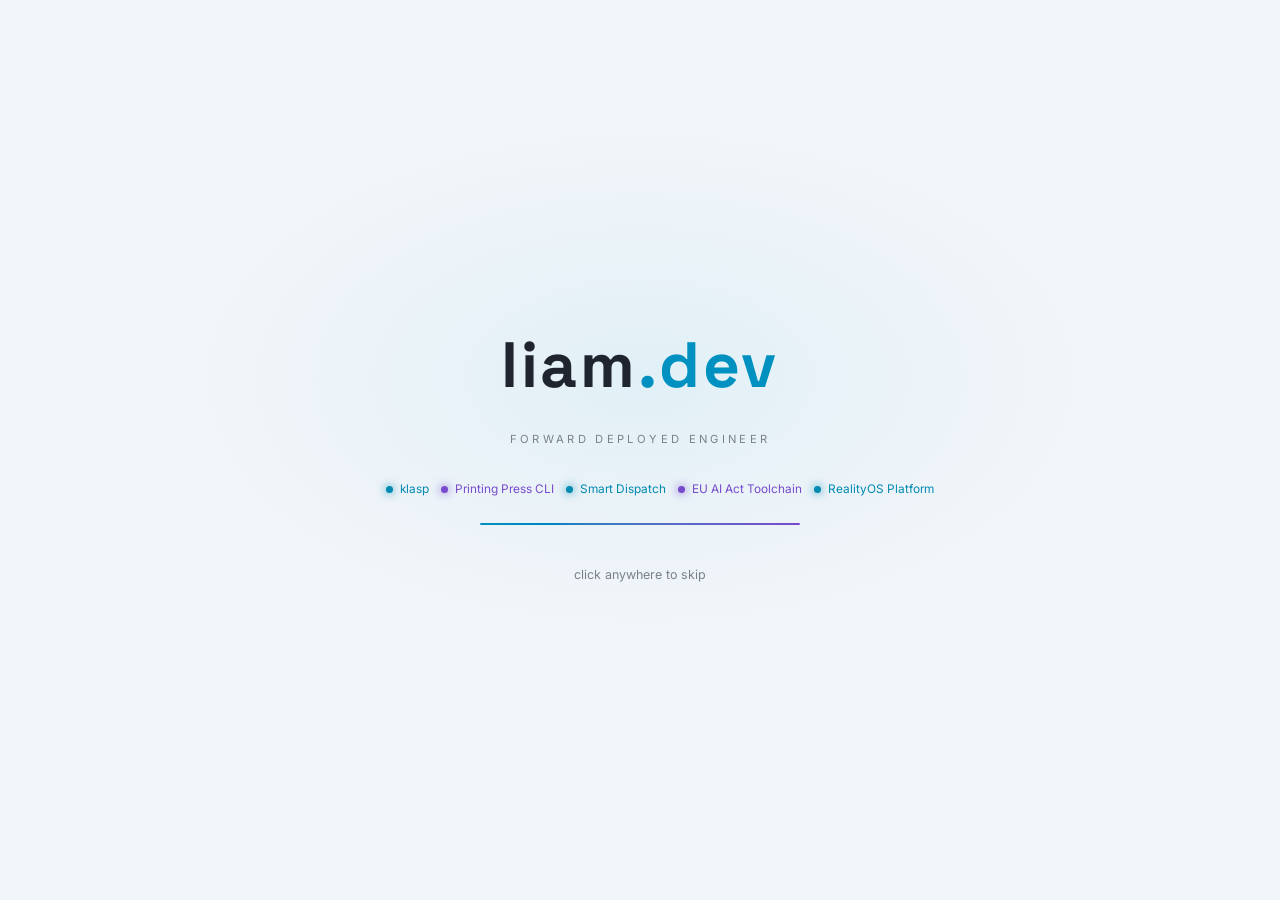
<file: p/smart-dispatch.html>
<!doctype html>
<html lang="en" data-theme="light" data-persona="recruiter">
<head>
<meta charset="utf-8">
<meta name="viewport" content="width=device-width, initial-scale=1">
<meta name="description" content="Liam McCarthy -- AI Forward Deployed Engineer. London.">
<title>Smart Dispatch -- Liam McCarthy</title>
<link rel="preconnect" href="https://fonts.googleapis.com">
<link rel="preconnect" href="https://fonts.gstatic.com" crossorigin>
<link href="https://fonts.googleapis.com/css2?family=Space+Grotesk:wght@400;500;600;700&family=Inter:wght@400;500;600&family=IBM+Plex+Mono:wght@400;500&display=swap" rel="stylesheet">
<link rel="stylesheet" href="../assets/tokens.css">
<link rel="stylesheet" href="../assets/components.css">
<link rel="stylesheet" href="../assets/boot.css">
<link rel="stylesheet" href="../assets/site.css">
<link rel="stylesheet" href="../assets/portfolio.css">
<script>try{var p=localStorage.getItem('fp.lens')||'recruiter';document.documentElement.setAttribute('data-persona',p);var t=localStorage.getItem('fp.theme')||'light';document.documentElement.setAttribute('data-theme',t);}catch(e){}</script>
</head><body data-title="Smart Dispatch"><div id="boot"><div class="boot-core">
  <div class="boot-mark">liam<b>.dev</b></div>
  <div class="boot-sub">forward deployed engineer</div>
  <ul class="boot-sys"><li style="--node:oklch(58% 0.13 222)">klasp</li><li style="--node:oklch(53% 0.19 295)">Printing Press CLI</li><li style="--node:oklch(58% 0.13 222)">Smart Dispatch</li><li style="--node:oklch(53% 0.19 295)">EU AI Act Toolchain</li><li style="--node:oklch(58% 0.13 222)">RealityOS Platform</li></ul>
  <div class="boot-line"><span></span></div>
  <div class="boot-skip">click anywhere to skip</div>
</div></div><header class="topbar">
  <a class="brand" href="index.html" style="text-decoration:none">Liam<b> McCarthy</b></a>
  <span class="lensname">Intake</span>
  <span class="spacer"></span>
  <nav class="lenspill" aria-label="Audience lens">
    <button data-persona="recruiter" aria-pressed="true">Recruiter</button>
    <button data-persona="hiring-manager" aria-pressed="false">Manager</button>
    <button data-persona="tech-interviewer" aria-pressed="false">Tech</button>
    <button data-persona="customer-founder" aria-pressed="false">Customer</button>
  </nav>
  <button id="theme-toggle" class="icon-btn" aria-label="Toggle theme">&#9790;</button>
</header><main><div class="wrap">
      <a class="backlink" href="../index.html">&#8592; all work</a>
      <div class="detail-hero" data-reveal style="margin-top:var(--space-4)">
        <div>
          <span class="eyebrow">Client engagement</span>
          <h1>Smart Dispatch</h1>
          <div class="dh-tag">AI dispatch optimization for field service -- a live pilot.</div>
          <div class="pj-tags" style="margin-top:var(--space-5)"><span class="tag cyan">Python</span><span class="tag cyan">TypeScript</span><span class="tag cyan">VRP solver</span></div>
        </div>
        <div class="dh-side"><div class="linkrow" style="margin-top:0;flex-direction:column;align-items:flex-end"><span class="privbadge">Private engagement &middot; details abstracted</span></div></div>
      </div>
      <div style="margin-top:var(--space-6)">
        <section class="lens-recruiter stack"><div class="panel">
      <div class="panel-head"><h2>In one line</h2></div>
      <p>End-to-end AI dispatch optimization pilot: ingestion, classification, routing, API, and UI.</p>
      
    </div></section>
        <section class="lens-hiring-manager stack"><div class="panel">
      <div class="panel-head"><h2>Why it matters</h2></div>
      <p>Owned a customer-facing AI pilot end to end and put it in front of real dispatchers.</p><p style="color:var(--color-ink-mute);margin-top:6px">Ships a full data-to-UI AI product solo, embedded with the customer.</p>
      
    </div></section>
        <section class="lens-tech-interviewer stack"><div class="panel">
      <div class="panel-head"><h2>How it is built</h2></div>
      <p>ETL into a classification layer feeding a vehicle-routing optimizer, exposed via API and a dispatcher UI with a feedback loop. Client specifics abstracted.</p>
      <div class="pj-tags" style="margin-top:var(--space-4)"><span class="tag cyan">ETL + data contracts</span><span class="tag cyan">classification</span><span class="tag cyan">VRP optimization</span><span class="tag cyan">API + UI + feedback loop</span></div>
    </div></section>
        <section class="lens-customer-founder stack"><div class="panel">
      <div class="panel-head"><h2>The value</h2></div>
      <p>Gets the right technician to the right job faster -- measurable routing efficiency from data you already have.</p>
      
    </div></section>
      </div>
    </div></main><footer class="site-foot"><div class="wrap">
  <span>Liam McCarthy &middot; London, United Kingdom &middot; AI Forward Deployed Engineer</span>
  <span><a href="https://github.com/liam-ai-reality" style="color:var(--color-accent);text-decoration:none">github</a> &middot; <a href="https://linkedin.com/in/liam-mccarthy-8ba41631" style="color:var(--color-accent);text-decoration:none">linkedin</a> &middot; built as a cockpit, four lenses</span>
</div></footer><div class="bloom-layer"></div>
<script src="../assets/boot.js"></script>
<script src="../assets/app.js"></script>
<script src="../assets/site.js"></script>
</body></html>
</file>
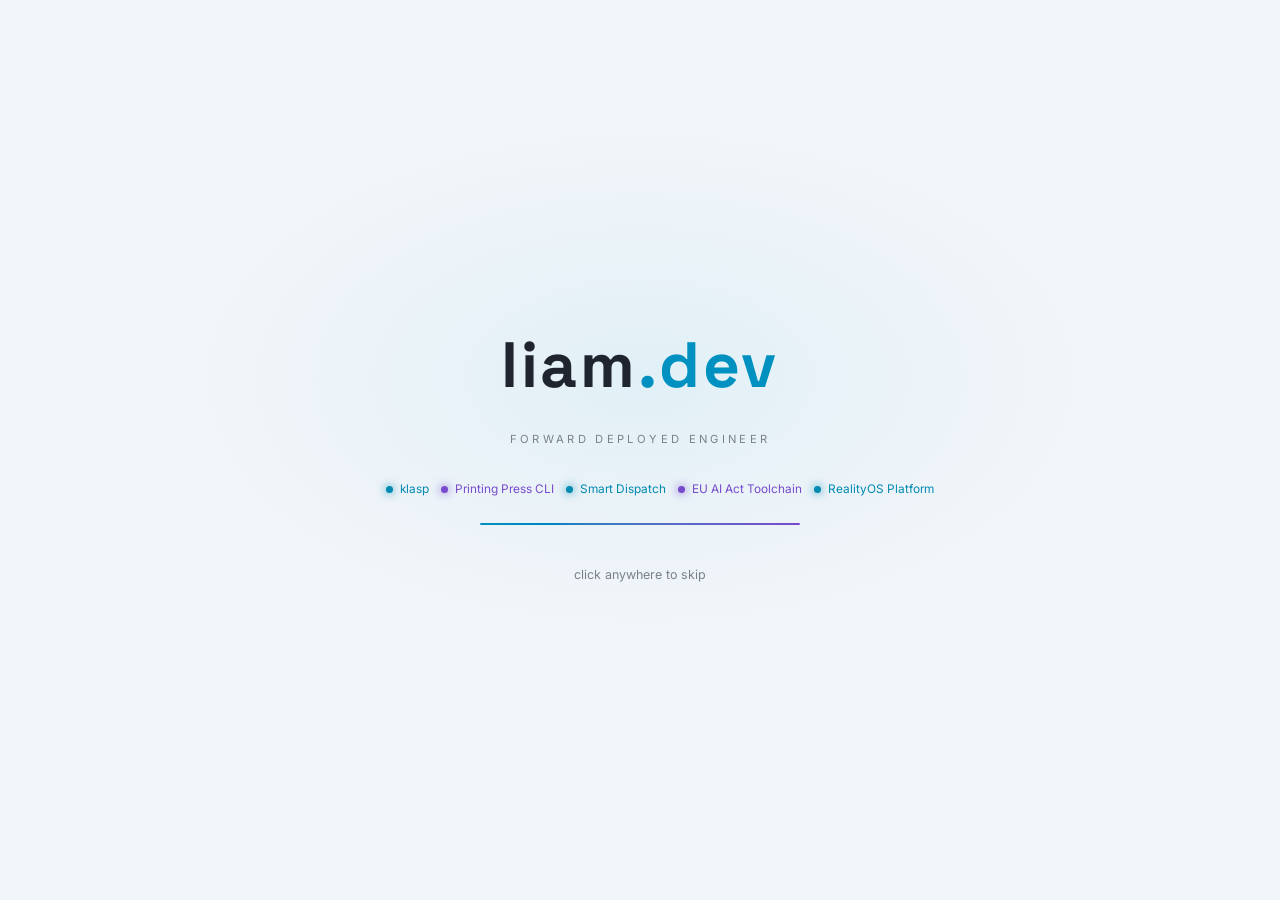
<file: p/vibe-code-reviewer.html>
<!doctype html>
<html lang="en" data-theme="light" data-persona="recruiter">
<head>
<meta charset="utf-8">
<meta name="viewport" content="width=device-width, initial-scale=1">
<meta name="description" content="Liam McCarthy -- AI Forward Deployed Engineer. London.">
<title>Vibe Code Reviewer -- Liam McCarthy</title>
<link rel="preconnect" href="https://fonts.googleapis.com">
<link rel="preconnect" href="https://fonts.gstatic.com" crossorigin>
<link href="https://fonts.googleapis.com/css2?family=Space+Grotesk:wght@400;500;600;700&family=Inter:wght@400;500;600&family=IBM+Plex+Mono:wght@400;500&display=swap" rel="stylesheet">
<link rel="stylesheet" href="../assets/tokens.css">
<link rel="stylesheet" href="../assets/components.css">
<link rel="stylesheet" href="../assets/boot.css">
<link rel="stylesheet" href="../assets/site.css">
<link rel="stylesheet" href="../assets/portfolio.css">
<script>try{var p=localStorage.getItem('fp.lens')||'recruiter';document.documentElement.setAttribute('data-persona',p);var t=localStorage.getItem('fp.theme')||'light';document.documentElement.setAttribute('data-theme',t);}catch(e){}</script>
</head><body data-title="Vibe Code Reviewer"><div id="boot"><div class="boot-core">
  <div class="boot-mark">liam<b>.dev</b></div>
  <div class="boot-sub">forward deployed engineer</div>
  <ul class="boot-sys"><li style="--node:oklch(58% 0.13 222)">klasp</li><li style="--node:oklch(53% 0.19 295)">Printing Press CLI</li><li style="--node:oklch(58% 0.13 222)">Smart Dispatch</li><li style="--node:oklch(53% 0.19 295)">EU AI Act Toolchain</li><li style="--node:oklch(58% 0.13 222)">RealityOS Platform</li></ul>
  <div class="boot-line"><span></span></div>
  <div class="boot-skip">click anywhere to skip</div>
</div></div><header class="topbar">
  <a class="brand" href="index.html" style="text-decoration:none">Liam<b> McCarthy</b></a>
  <span class="lensname">Intake</span>
  <span class="spacer"></span>
  <nav class="lenspill" aria-label="Audience lens">
    <button data-persona="recruiter" aria-pressed="true">Recruiter</button>
    <button data-persona="hiring-manager" aria-pressed="false">Manager</button>
    <button data-persona="tech-interviewer" aria-pressed="false">Tech</button>
    <button data-persona="customer-founder" aria-pressed="false">Customer</button>
  </nav>
  <button id="theme-toggle" class="icon-btn" aria-label="Toggle theme">&#9790;</button>
</header><main><div class="wrap">
      <a class="backlink" href="../index.html">&#8592; all work</a>
      <div class="detail-hero" data-reveal style="margin-top:var(--space-4)">
        <div>
          <span class="eyebrow">Client engagement</span>
          <h1>Vibe Code Reviewer</h1>
          <div class="dh-tag">Human-led, eleven-stage review of AI-generated apps.</div>
          <div class="pj-tags" style="margin-top:var(--space-5)"><span class="tag violet">Python</span><span class="tag violet">Semgrep</span><span class="tag violet">OSV</span><span class="tag violet">Trivy</span></div>
        </div>
        <div class="dh-side"><div class="linkrow" style="margin-top:0;flex-direction:column;align-items:flex-end"><span class="privbadge">Private engagement &middot; details abstracted</span></div></div>
      </div>
      <div style="margin-top:var(--space-6)">
        <section class="lens-recruiter stack"><div class="panel">
      <div class="panel-head"><h2>In one line</h2></div>
      <p>An 11-stage pipeline that makes AI-generated apps production-safe before they ship.</p>
      
    </div></section>
        <section class="lens-hiring-manager stack"><div class="panel">
      <div class="panel-head"><h2>Why it matters</h2></div>
      <p>Built the safety net for shipping AI-written code -- exactly the discipline AI labs care about.</p><p style="color:var(--color-ink-mute);margin-top:6px">Pairs AI velocity with the review rigor that makes it shippable.</p>
      
    </div></section>
        <section class="lens-tech-interviewer stack"><div class="panel">
      <div class="panel-head"><h2>How it is built</h2></div>
      <p>Eleven numbered stages with automated scanners (Semgrep, OSV, Grype, gitleaks, Trivy, Checkov) and a senior-dev sign-off, mapped to OWASP ASVS, NIST SSDF, and SOC2.</p>
      <div class="pj-tags" style="margin-top:var(--space-4)"><span class="tag cyan">Semgrep / OSV / Grype / Trivy / Checkov</span><span class="tag cyan">OWASP ASVS + NIST SSDF + SOC2 mapping</span><span class="tag cyan">human-in-the-loop gate</span></div>
    </div></section>
        <section class="lens-customer-founder stack"><div class="panel">
      <div class="panel-head"><h2>The value</h2></div>
      <p>Lets you move fast with AI-generated code without shipping the vulnerabilities that usually come with it.</p>
      
    </div></section>
      </div>
    </div></main><footer class="site-foot"><div class="wrap">
  <span>Liam McCarthy &middot; London, United Kingdom &middot; AI Forward Deployed Engineer</span>
  <span><a href="https://github.com/liam-ai-reality" style="color:var(--color-accent);text-decoration:none">github</a> &middot; <a href="https://linkedin.com/in/liam-mccarthy-8ba41631" style="color:var(--color-accent);text-decoration:none">linkedin</a> &middot; built as a cockpit, four lenses</span>
</div></footer><div class="bloom-layer"></div>
<script src="../assets/boot.js"></script>
<script src="../assets/app.js"></script>
<script src="../assets/site.js"></script>
</body></html>
</file>
<file: assets/tokens.css>
/* reality-now design tokens -- harvested from realityos-vision (Midnight + Daybreak).
 * Dark "Midnight" is the :root base; "Daybreak" light is the [data-theme="light"] override.
 * reality-now ships LIGHT by default (pages set <html data-theme="light">), keeping the
 * dark toggle free. OKLCH throughout. No em/en-dashes (factory hygiene). */
:root {
  /* color -- Midnight base */
  --color-paper:      oklch(15% 0.028 264);
  --color-paper-2:    oklch(19% 0.030 264);
  --color-paper-3:    oklch(24% 0.034 264);
  --color-ink:        oklch(96% 0.010 250);
  --color-ink-soft:   oklch(88% 0.012 255);
  --color-ink-mute:   oklch(74% 0.020 258);
  --ink-faint:        oklch(66% 0.018 258);
  --color-line:       oklch(33% 0.026 262);
  --color-line-soft:  oklch(27% 0.022 263);
  --color-accent:     oklch(82% 0.150 200);   /* phosphor cyan */
  --color-accent-2:   oklch(72% 0.170 295);   /* violet */
  --color-accent-3:   oklch(78% 0.150 155);   /* mint */
  --color-accent-ink: oklch(18% 0.04 264);
  --color-focus:      oklch(86% 0.140 200);
  --bloom-cyan:   oklch(82% 0.15 200 / 0.16);
  --bloom-violet: oklch(72% 0.17 295 / 0.15);

  /* semantic surfaces + depth */
  --surface-0: oklch(15% 0.028 264);
  --surface-1: oklch(19.5% 0.030 264);
  --surface-2: oklch(23.5% 0.034 264);
  --surface-3: oklch(28% 0.036 264);
  --line:      var(--color-line);
  --line-soft: var(--color-line-soft);
  --topbar-bg: oklch(15% 0.028 264 / 0.82);
  --bloom-a:   oklch(82% 0.15 200 / 0.10);
  --bloom-b:   oklch(72% 0.17 295 / 0.09);
  --scan:      oklch(82% 0.15 200 / 0.015);
  --elev:    0 8px 24px oklch(8% 0.02 264 / 0.55);
  --elev-sm: 0 4px 14px oklch(8% 0.02 264 / 0.45);
  --edge-hi: inset 0 1px 0 oklch(100% 0 0 / 0.055);
  --focal:   0 0 0 1px oklch(82% 0.15 200 / 0.4), 0 0 26px oklch(82% 0.15 200 / 0.20);
  --ring:    0 0 0 2px var(--surface-0), 0 0 0 4px var(--color-focus);
  --glow-cyan: 0 0 0 1px oklch(82% 0.15 200 / 0.2), 0 18px 60px oklch(10% 0.02 264 / 0.5);

  /* type */
  --font-display: "Space Grotesk", system-ui, sans-serif;
  --font-body:    "Inter", system-ui, sans-serif;
  --font-mono:    "IBM Plex Mono", ui-monospace, monospace;
  --text-xs: 0.78rem; --text-sm: 0.9rem; --text-base: 1.06rem;
  --text-lg: 1.28rem; --text-xl: 1.6rem; --text-2xl: 2.1rem;
  --text-3xl: clamp(2.1rem, 3.5vw + 0.6rem, 3rem);
  --text-display-s: clamp(2.6rem, 6vw + 0.5rem, 4.2rem);
  --text-display:   clamp(3rem, 8vw + 0.5rem, 6.4rem);

  /* space (4pt) */
  --space-1: 0.25rem; --space-2: 0.5rem; --space-3: 0.75rem; --space-4: 1rem;
  --space-5: 1.25rem; --space-6: 1.5rem; --space-8: 2rem; --space-10: 2.5rem;
  --space-12: 3rem; --space-16: 4rem; --space-20: 5rem; --space-24: 6rem; --space-28: 7rem;

  /* radius / rule / motion */
  --radius-sm: 8px; --radius: 14px; --radius-lg: 20px; --radius-pill: 100px;
  --rule: 1px solid var(--color-line);
  --ease-out: cubic-bezier(0.16, 1, 0.3, 1);
  --ease-in: cubic-bezier(0.4, 0, 1, 1);
  --ease-in-out: cubic-bezier(0.65, 0, 0.35, 1);
  --ease-cine: cubic-bezier(0.22, 1, 0.36, 1);
  --dur-fast: 180ms; --dur: 600ms; --dur-slow: 900ms; --dur-cine: 720ms;
  color-scheme: dark;
}

:root[data-theme="light"] {
  /* Daybreak -- near-white cockpit, darkened accents hold contrast */
  --color-paper:      oklch(97% 0.006 250);
  --color-paper-2:    oklch(99% 0.004 250);
  --color-paper-3:    oklch(94.5% 0.008 250);
  --color-ink:        oklch(26% 0.022 264);
  --color-ink-soft:   oklch(40% 0.020 262);
  --color-ink-mute:   oklch(52% 0.020 260);
  --ink-faint:        oklch(60% 0.018 260);
  --color-line:       oklch(88% 0.010 255);
  --color-line-soft:  oklch(92% 0.008 255);
  --color-accent:     oklch(60% 0.150 222);
  --color-accent-2:   oklch(53% 0.190 295);
  --color-accent-3:   oklch(55% 0.140 155);
  --color-accent-ink: oklch(99% 0 0);
  --color-focus:      oklch(58% 0.150 222);
  --bloom-cyan:   oklch(70% 0.13 222 / 0.07);
  --bloom-violet: oklch(60% 0.16 295 / 0.06);

  --surface-0: oklch(97% 0.006 250);
  --surface-1: oklch(99.2% 0.004 250);
  --surface-2: oklch(100% 0 0);
  --surface-3: oklch(95% 0.010 250);
  --line:      oklch(88% 0.010 255);
  --line-soft: oklch(92% 0.008 255);
  --topbar-bg: oklch(99% 0.004 250 / 0.86);
  --bloom-a:   oklch(70% 0.13 222 / 0.07);
  --bloom-b:   oklch(60% 0.16 295 / 0.06);
  --scan:      oklch(50% 0.05 260 / 0.012);
  --elev:    0 1px 2px oklch(45% 0.03 264 / 0.08), 0 10px 26px oklch(45% 0.03 264 / 0.10);
  --elev-sm: 0 1px 2px oklch(45% 0.03 264 / 0.07), 0 5px 14px oklch(45% 0.03 264 / 0.08);
  --edge-hi: inset 0 1px 0 oklch(100% 0 0 / 0.7);
  --focal:   0 0 0 1px oklch(60% 0.15 222 / 0.45), 0 0 20px oklch(60% 0.15 222 / 0.14);
  color-scheme: light;
}
</file>
<file: assets/components.css>
/* reality-now base components -- harvested + curated from realityos-vision.
 * Theme-aware (uses semantic surface/line/ink vars). No em/en-dashes. The persona-specific
 * cockpit components are layered on top in site.css (added after the design synthesis). */

* { box-sizing: border-box; margin: 0; }
html, body { overflow-x: clip; }
html { scroll-behavior: smooth; }
body {
  background: var(--surface-0); color: var(--color-ink-soft);
  font-family: var(--font-body); font-size: var(--text-base); line-height: 1.62;
  -webkit-font-smoothing: antialiased; text-rendering: optimizeLegibility; position: relative;
  transition: background var(--dur) var(--ease-out), color var(--dur) var(--ease-out);
}

/* ambient bloom (parallaxed by app.js) */
.bloom-layer { position: fixed; inset: -10% 0 0 0; z-index: 0; pointer-events: none; will-change: transform;
  background:
    radial-gradient(40% 30% at 16% 6%, var(--bloom-a), transparent 70%),
    radial-gradient(38% 32% at 90% 60%, var(--bloom-b), transparent 72%),
    radial-gradient(30% 26% at 60% 120%, oklch(78% 0.15 155 / 0.05), transparent 70%); }
main, header, footer { position: relative; z-index: 1; }

h1, h2, h3, h4 { font-family: var(--font-display); color: var(--color-ink); font-weight: 600;
  letter-spacing: -0.03em; line-height: 1.05; overflow-wrap: anywhere; min-width: 0; }
p { max-width: 70ch; }
a { color: inherit; }
::selection { background: var(--color-accent); color: var(--color-accent-ink); }

.wrap { width: 100%; max-width: 1240px; margin-inline: auto; padding-inline: var(--space-6); }
.narrow { max-width: 880px; }
.eyebrow { font-family: var(--font-mono); font-size: var(--text-xs); letter-spacing: 0.16em;
  text-transform: uppercase; color: var(--color-accent); }
.mono { font-family: var(--font-mono); }
.ink-soft { color: var(--color-ink-soft); }
.ink-mute { color: var(--color-ink-mute); }

/* reveal on scroll (driven by app.js IntersectionObserver) */
[data-reveal] { opacity: 0; transform: translateY(20px);
  transition: opacity var(--dur) var(--ease-out), transform var(--dur) var(--ease-out); will-change: opacity, transform; }
[data-reveal].in { opacity: 1; transform: none; }

/* buttons */
.btn { display: inline-flex; align-items: center; gap: 0.5em; white-space: nowrap;
  font-family: var(--font-display); font-weight: 500; font-size: var(--text-sm);
  padding: 0.6rem 1.1rem; border-radius: var(--radius-pill); border: 1px solid transparent;
  cursor: pointer; text-decoration: none; background: var(--color-accent); color: var(--color-accent-ink);
  transition: transform var(--dur-fast) var(--ease-cine), filter var(--dur-fast) var(--ease-out),
    background var(--dur-fast) var(--ease-out), border-color var(--dur-fast) var(--ease-out); }
.btn:hover { transform: translateY(-1px); filter: brightness(1.06); }
.btn:active { transform: translateY(0); }
.btn.ghost { background: transparent; color: var(--color-ink); border-color: var(--line); }
.btn.ghost:hover { border-color: var(--color-accent); color: var(--color-accent); filter: none; }
.btn.sm { font-size: var(--text-xs); padding: 0.4rem 0.78rem; }
.btn:focus-visible { outline: none; box-shadow: var(--ring); }

/* layout grid */
.grid { display: grid; gap: var(--space-4); }
.cols-2 { grid-template-columns: repeat(2, minmax(0,1fr)); }
.cols-3 { grid-template-columns: repeat(3, minmax(0,1fr)); }
.cols-4 { grid-template-columns: repeat(4, minmax(0,1fr)); }
@media (max-width: 1080px){ .cols-3,.cols-4 { grid-template-columns: repeat(2, minmax(0,1fr)); } }
@media (max-width: 760px){ .cols-2,.cols-3,.cols-4 { grid-template-columns: 1fr; } }

/* panels + cards */
.panel { border: 1px solid var(--line); border-radius: var(--radius-lg); background: var(--surface-1);
  padding: var(--space-5); box-shadow: var(--elev), var(--edge-hi); }
.panel > .panel-head { display: flex; align-items: baseline; justify-content: space-between;
  gap: var(--space-3); margin-bottom: var(--space-4); }
.panel-head h2 { font-family: var(--font-display); font-weight: 600; color: var(--color-ink);
  font-size: 1.05rem; letter-spacing: -0.01em; }
.panel-head .meta { color: var(--ink-faint); font-size: var(--text-xs); }

.card { border: 1px solid var(--line); border-radius: var(--radius); background: var(--surface-2);
  padding: var(--space-4); box-shadow: var(--edge-hi);
  transition: border-color var(--dur-fast) var(--ease-out), background var(--dur-fast) var(--ease-out),
    transform var(--dur-fast) var(--ease-cine), box-shadow var(--dur-fast) var(--ease-out); }
.card.clickable:hover, .card.hover:hover { background: var(--surface-3);
  border-color: color-mix(in oklch, var(--color-accent) 35%, var(--line)); transform: translateY(-2px); cursor: pointer; }
.card.focal { border-color: color-mix(in oklch, var(--color-accent) 45%, var(--line)); box-shadow: var(--focal), var(--edge-hi); }
.card .card-h { font-family: var(--font-display); font-weight: 500; color: var(--color-ink); font-size: 0.98rem; }
.card .card-sub { font-family: var(--font-body); font-size: var(--text-xs); color: var(--color-ink-mute); }

/* KPI numerals */
.kpi .n { font-family: var(--font-display); font-weight: 600; color: var(--color-ink);
  font-size: 2rem; line-height: 1; letter-spacing: -0.02em; }
.kpi .l { margin-top: 7px; color: var(--ink-faint); font-size: var(--text-xs); }

/* meters */
.meter { height: 8px; border-radius: var(--radius-pill); background: var(--surface-3); overflow: hidden; position: relative; }
.meter > span { display: block; height: 100%; border-radius: var(--radius-pill); position: relative; overflow: hidden;
  background: linear-gradient(90deg, var(--color-accent), var(--color-accent-2)); transition: width var(--dur-cine) var(--ease-cine); }
.meter > span::after { content: ""; position: absolute; inset: 0; transform: translateX(-100%);
  background: linear-gradient(90deg, transparent, oklch(100% 0 0 / 0.35), transparent); animation: shimmer 2.6s var(--ease-in-out) infinite; }
.meter.thin { height: 5px; }
@keyframes shimmer { 0% { transform: translateX(-100%); } 60%,100% { transform: translateX(100%); } }

/* status lights */
.light { display: inline-block; width: 9px; height: 9px; border-radius: 50%; vertical-align: middle; position: relative; }
.light::after { content: ""; position: absolute; inset: -3px; border-radius: 50%; background: inherit; opacity: 0.25;
  animation: pulse 2.4s var(--ease-in-out) infinite; }
.light.green { background: var(--color-accent-3); }
.light.amber { background: oklch(80% 0.13 80); }
.light.red   { background: oklch(66% 0.18 25); }
.light.cyan  { background: var(--color-accent); }
.light.grey  { background: var(--color-ink-mute); }
.light.steady::after { animation: none; }
@keyframes pulse { 0%,100% { transform: scale(1); opacity: 0.25; } 50% { transform: scale(1.5); opacity: 0; } }

/* tags / pills */
.tag { display: inline-flex; align-items: center; gap: 6px; font-family: var(--font-body); font-weight: 600;
  font-size: 0.66rem; letter-spacing: 0.06em; text-transform: uppercase; padding: 0.18rem 0.55rem;
  border-radius: var(--radius-pill); border: 1px solid transparent; white-space: nowrap; }
.tag.cyan   { color: var(--color-accent);   border-color: color-mix(in oklch, var(--color-accent) 35%, transparent);   background: color-mix(in oklch, var(--color-accent) 9%, transparent); }
.tag.violet { color: var(--color-accent-2); border-color: color-mix(in oklch, var(--color-accent-2) 42%, transparent); background: color-mix(in oklch, var(--color-accent-2) 11%, transparent); }
.tag.mint   { color: var(--color-accent-3); border-color: color-mix(in oklch, var(--color-accent-3) 35%, transparent); background: color-mix(in oklch, var(--color-accent-3) 9%, transparent); }
.tag.amber  { color: oklch(62% 0.13 80); border-color: color-mix(in oklch, oklch(80% 0.13 80) 45%, transparent); background: color-mix(in oklch, oklch(80% 0.13 80) 12%, transparent); }
.tag.red    { color: oklch(58% 0.18 25); border-color: color-mix(in oklch, oklch(66% 0.18 25) 45%, transparent); background: color-mix(in oklch, oklch(66% 0.18 25) 12%, transparent); }
.tag.neutral{ color: var(--color-ink-mute); border-color: var(--line); }

/* feed rows */
.feed { display: flex; flex-direction: column; gap: 2px; }
.feed-item { display: grid; grid-template-columns: auto 1fr auto; gap: var(--space-3); align-items: center;
  padding: 0.6rem var(--space-3); border-radius: 10px; border: 1px solid transparent;
  transition: background var(--dur-fast) var(--ease-out), border-color var(--dur-fast) var(--ease-out); }
.feed-item:hover { background: var(--surface-1); border-color: var(--line-soft); }
.feed-item .ft { font-family: var(--font-mono); font-size: var(--text-xs); color: var(--ink-faint); }

/* arrow list */
.points { list-style: none; padding: 0; margin: 0; display: grid; gap: var(--space-3); }
.points li { padding-left: 1.6rem; position: relative; font-size: var(--text-sm); color: var(--color-ink-soft); }
.points li::before { content: "->"; position: absolute; left: 0; color: var(--color-accent); font-family: var(--font-mono); }

hr.sep { border: 0; border-top: 1px solid var(--line); margin: var(--space-5) 0; }

/* view-enter choreography */
[data-enter] { opacity: 0; transform: translateY(16px); }
[data-enter].in { opacity: 1; transform: none;
  transition: opacity var(--dur-cine) var(--ease-cine), transform var(--dur-cine) var(--ease-cine); }

@media (prefers-reduced-motion: reduce) {
  [data-reveal] { opacity: 1 !important; transform: none !important; transition: none; }
  [data-enter] { opacity: 1 !important; transform: none !important; }
  .meter > span::after, .light::after { animation: none; }
}
</file>
<file: assets/boot.css>
/* reality-now boot intro -- per-page cinematic loader (harvested from realityos-vision).
 * The repo/system list lights up in sequence while a load bar fills, then it lifts away.
 * Fully behind prefers-reduced-motion (boot.js removes #boot immediately). No em/en-dashes. */

#boot { position: fixed; inset: 0; z-index: 200; display: grid; place-items: center; background: var(--surface-0);
  transition: opacity 700ms var(--ease-cine), transform 700ms var(--ease-cine); }
#boot.done { opacity: 0; transform: scale(1.03); pointer-events: none; }
#boot::before { content: ""; position: absolute; inset: 0;
  background: radial-gradient(50% 40% at 50% 42%, var(--bloom-a), transparent 70%);
  animation: bloomDrift 8s var(--ease-in-out) infinite alternate; }

.boot-core { position: relative; text-align: center; padding-inline: var(--space-6); }
.boot-mark { font-family: var(--font-display); font-weight: 700; font-size: clamp(2.4rem, 7vw, 4rem);
  letter-spacing: 0.04em; color: var(--color-ink); opacity: 0; animation: bootMark 900ms var(--ease-cine) 120ms forwards; }
.boot-mark b { color: var(--color-accent); }
@keyframes bootMark { from { opacity: 0; letter-spacing: 0.34em; filter: blur(6px); } to { opacity: 1; letter-spacing: 0.04em; filter: none; } }

.boot-sub { font-family: var(--font-body); text-transform: uppercase; letter-spacing: 0.3em; font-size: 0.7rem;
  color: var(--ink-faint); margin-top: var(--space-3); opacity: 0; animation: fadeUp 600ms var(--ease-out) 520ms forwards; }

.boot-sys { list-style: none; display: flex; gap: var(--space-3); flex-wrap: wrap; justify-content: center; margin: var(--space-8) 0 var(--space-6); }
.boot-sys li { font-family: var(--font-body); font-size: 0.74rem; color: var(--ink-faint); display: inline-flex; align-items: center; gap: 7px;
  opacity: 0.4; transition: color 300ms var(--ease-out), opacity 300ms var(--ease-out); }
.boot-sys li::before { content: ""; width: 7px; height: 7px; border-radius: 50%; background: currentColor; box-shadow: none; transition: box-shadow 300ms var(--ease-out); }
.boot-sys li.on { color: var(--color-accent); opacity: 1; }
.boot-sys li.on::before { box-shadow: 0 0 10px var(--color-accent); }

.boot-line { width: min(320px, 60vw); height: 2px; border-radius: 2px; background: var(--surface-3); margin: 0 auto; overflow: hidden; }
.boot-line > span { display: block; height: 100%; width: 0;
  background: linear-gradient(90deg, var(--color-accent), var(--color-accent-2)); transition: width 1.4s var(--ease-cine); }
.boot-skip { margin-top: var(--space-10); font-family: var(--font-body); font-size: var(--text-xs); color: var(--ink-faint);
  opacity: 0; animation: fadeUp 500ms var(--ease-out) 900ms forwards; }

@keyframes fadeUp { from { opacity: 0; transform: translateY(8px); } to { opacity: 1; transform: none; } }
@keyframes bloomDrift { from { transform: translate3d(-2%, -1%, 0) scale(1); } to { transform: translate3d(2%, 1%, 0) scale(1.06); } }

@media (prefers-reduced-motion: reduce) { #boot { display: none; } }
</file>
<file: assets/site.css>
/* reality-now cockpit -- lens components layered over components.css.
 * One cockpit, four lenses (data-persona on <html>). Instrument-grade, restrained, light.
 * Facts are mono + tabular; judgements are not. One accent per surface. No em/en-dashes. */

/* ---------- numerals: facts line up into a ledger ---------- */
.num, .mono { font-family: var(--font-mono); font-variant-numeric: tabular-nums; }
.statelabel { font-family: var(--font-body); font-weight: 600; font-size: var(--text-xs);
  letter-spacing: 0.14em; text-transform: uppercase; }

/* ---------- topbar ---------- */
.topbar { position: sticky; top: 0; z-index: 60; display: flex; align-items: center; gap: var(--space-4);
  flex-wrap: wrap; padding: var(--space-3) var(--space-6); background: var(--topbar-bg);
  backdrop-filter: blur(14px); -webkit-backdrop-filter: blur(14px); border-bottom: 1px solid var(--line); }
.topbar .spacer { flex: 1 1 0; min-width: 0; }
.topbar .lensname, .topbar .lenspill, .topbar .freshline, .topbar .icon-btn { flex-shrink: 0; }
.topbar .brand { font-family: var(--font-display); font-weight: 700; letter-spacing: -0.04em;
  color: var(--color-ink); font-size: var(--text-lg); white-space: nowrap; flex-shrink: 0; }
.topbar .brand b { color: var(--color-accent); font-weight: 700; }
.topbar .lensname { font-family: var(--font-mono); font-size: var(--text-xs); letter-spacing: 0.16em;
  text-transform: uppercase; color: var(--color-ink-mute); }
.topbar .spacer { flex: 1; }
.topbar .icon-btn { background: transparent; border: 1px solid var(--line); color: var(--color-ink-mute);
  border-radius: var(--radius-pill); width: 34px; height: 34px; cursor: pointer; font-size: 0.95rem;
  display: inline-grid; place-items: center; transition: border-color var(--dur-fast) var(--ease-out), color var(--dur-fast) var(--ease-out); }
.topbar .icon-btn:hover { border-color: var(--color-accent); color: var(--color-accent); }

/* ---------- lens pill (segmented) ---------- */
.lenspill { display: inline-flex; padding: 3px; gap: 2px; border: 1px solid var(--line);
  border-radius: var(--radius-pill); background: var(--surface-1); }
.lenspill button { font-family: var(--font-display); font-weight: 500; font-size: var(--text-xs);
  letter-spacing: 0.02em; padding: 0.34rem 0.8rem; border-radius: var(--radius-pill); border: 0;
  background: transparent; color: var(--color-ink-mute); cursor: pointer; white-space: nowrap;
  transition: color var(--dur-fast) var(--ease-out), background var(--dur-fast) var(--ease-out); }
.lenspill button:hover { color: var(--color-ink); }
.lenspill button[aria-pressed="true"] { background: var(--color-accent); color: var(--color-accent-ink); }
.lenspill button:focus-visible { outline: none; box-shadow: var(--ring); }

/* ---------- freshness + integrity line ---------- */
.freshline { display: flex; align-items: center; gap: var(--space-3); font-family: var(--font-mono);
  font-size: var(--text-xs); color: var(--ink-faint); white-space: nowrap; }
.freshline .ok { color: var(--color-accent-3); }
.freshline .fault { color: oklch(58% 0.18 25); font-weight: 600; }
.freshline .dot { width: 7px; height: 7px; border-radius: 50%; background: var(--color-accent-3); display: inline-block; }
.freshline .dot.warn { background: oklch(80% 0.13 80); }

/* ---------- lens visibility (html-prefixed so it outranks .stack's display:grid) ---------- */
html .lens-exec, html .lens-admin, html .lens-eng, html .lens-sales { display: none; }
html[data-persona="exec"]  .lens-exec  { display: grid; }
html[data-persona="admin"] .lens-admin { display: grid; }
html[data-persona="eng"]   .lens-eng   { display: grid; }
html[data-persona="sales"] .lens-sales { display: grid; }
html:not([data-persona]) .lens-exec { display: grid; }

main { padding: var(--space-8) 0 var(--space-24); }
.stack { display: grid; gap: var(--space-6); }

/* ---------- exec: verdict band (the altimeter) ---------- */
.verdict { position: relative; overflow: hidden; padding: var(--space-12) var(--space-8); border-radius: var(--radius-lg);
  border: 1px solid var(--line); background: var(--surface-1); box-shadow: var(--elev), var(--edge-hi); }
.verdict #vfield { position: absolute; inset: 0; width: 100%; height: 100%; z-index: 0; pointer-events: none; opacity: 0.7; }
.verdict .vinner { position: relative; z-index: 1; }
.verdict .vtop { display: flex; align-items: center; gap: var(--space-3); margin-bottom: var(--space-5); }
.verdict .vlight { width: 16px; height: 16px; }
.verdict h1 { font-size: var(--text-display-s); max-width: 22ch; letter-spacing: -0.03em; }
.verdict .vmeta { display: flex; gap: var(--space-8); margin-top: var(--space-8); flex-wrap: wrap; }
.verdict .vmeta .kpi .n { font-size: 2.4rem; }
.verdict .vmeta .kpi .n.bad { color: oklch(58% 0.18 25); }
.verdict .vmeta .kpi .n.ok { color: var(--color-accent-3); }

/* trend glyph (a glyph, never a chart) */
.trend { display: inline-flex; align-items: center; gap: 7px; font-family: var(--font-mono);
  font-size: var(--text-xs); letter-spacing: 0.08em; text-transform: uppercase; }
.trend .gly { font-size: 1.1rem; line-height: 1; }
.trend.accelerating { color: var(--color-accent-3); }
.trend.decelerating { color: oklch(58% 0.18 25); }
.trend.steady, .trend.baseline { color: var(--color-ink-mute); }

/* ---------- risk ledger / risk cards ---------- */
.riskcard { display: grid; grid-template-columns: auto 1fr auto; gap: var(--space-4); align-items: start; }
.riskcard .rc-shape { font-family: var(--font-mono); font-size: var(--text-xs); letter-spacing: 0.12em;
  text-transform: uppercase; color: oklch(58% 0.18 25); }
.riskcard .rc-name { font-family: var(--font-display); font-weight: 600; color: var(--color-ink); }
.riskcard p { font-size: var(--text-sm); color: var(--color-ink-soft); margin-top: 4px; }

/* ---------- flagship spotlight ---------- */
.flagship { grid-column: 1 / -1; }
.flagship .panel { display: grid; grid-template-columns: 1.4fr 1fr; gap: var(--space-8); }
@media (max-width: 860px){ .flagship .panel { grid-template-columns: 1fr; } }

/* ---------- project grid + project card ---------- */
.pgrid { display: grid; grid-template-columns: repeat(auto-fill, minmax(260px, 1fr)); gap: var(--space-4); }
.pcard { position: relative; display: flex; flex-direction: column; gap: var(--space-3); min-height: 168px; text-decoration: none; }
.pcard .pc-top { display: flex; align-items: center; justify-content: space-between; gap: var(--space-2); }
.pcard .pc-name { font-family: var(--font-display); font-weight: 600; color: var(--color-ink); font-size: 1.05rem; letter-spacing: -0.01em; }
.pcard .pc-head { font-size: var(--text-sm); color: var(--color-ink-soft); line-height: 1.45; flex: 1; }
.pcard .pc-foot { display: flex; align-items: center; gap: var(--space-2); flex-wrap: wrap; }
.pcard .pc-impact { display: flex; align-items: center; gap: var(--space-2); margin-top: auto; }
.pcard .pc-impact .meter { flex: 1; }
.pcard .pc-impact .num { font-size: var(--text-xs); color: var(--color-ink-mute); min-width: 2.4ch; text-align: right; }

/* ---------- health strip (admin) ---------- */
.healthstrip { display: grid; gap: 1px; }
.hrow { display: grid; grid-template-columns: 16px 1.6fr 0.8fr 0.8fr 1fr; gap: var(--space-3); align-items: center;
  padding: 0.55rem var(--space-3); border-radius: 8px; border: 1px solid transparent; }
.hrow:hover { background: var(--surface-1); border-color: var(--line-soft); }
.hrow .hname { font-family: var(--font-display); font-weight: 500; color: var(--color-ink); font-size: var(--text-sm); }
.hrow .hcol { font-family: var(--font-mono); font-variant-numeric: tabular-nums; font-size: var(--text-xs); color: var(--color-ink-mute); text-align: right; }
.hrow .hstate { text-align: right; }
.census { display: flex; gap: var(--space-5); font-family: var(--font-mono); font-size: var(--text-xs); color: var(--ink-faint); }
.census b { color: var(--color-ink); }

/* ---------- triage queue (admin signature) ---------- */
.triagerow { display: grid; grid-template-columns: auto 1fr auto; gap: var(--space-3); align-items: center; padding: var(--space-3); }
.triagerow .tr-title { font-size: var(--text-sm); color: var(--color-ink); }
.triagerow .tr-meta { font-family: var(--font-mono); font-size: var(--text-xs); color: var(--ink-faint); margin-top: 3px; }
.triagerow .tr-age { font-family: var(--font-mono); font-variant-numeric: tabular-nums; font-size: var(--text-xs); color: oklch(58% 0.18 25); white-space: nowrap; }
.tag.untriaged { color: var(--color-ink-mute); border-color: var(--line); }
.tag.unowned { color: oklch(58% 0.18 25); border-color: color-mix(in oklch, oklch(66% 0.18 25) 45%, transparent); background: color-mix(in oklch, oklch(66% 0.18 25) 10%, transparent); }
.tag.inferred { color: var(--color-accent-2); border-color: color-mix(in oklch, var(--color-accent-2) 40%, transparent); }

/* ---------- evidence (eng) ---------- */
.evlist { display: grid; gap: 2px; }
.evchip { display: grid; grid-template-columns: auto 1fr auto; gap: var(--space-3); align-items: center;
  padding: 0.5rem var(--space-3); border-radius: 8px; border: 1px solid transparent; text-decoration: none; color: inherit;
  transition: background var(--dur-fast) var(--ease-out), border-color var(--dur-fast) var(--ease-out); }
.evchip:hover { background: var(--surface-1); border-color: var(--line-soft); }
.evchip .ev-id { font-family: var(--font-mono); font-size: var(--text-xs); color: var(--color-accent); white-space: nowrap; }
.evchip .ev-t { font-size: var(--text-sm); color: var(--color-ink-soft); overflow: hidden; text-overflow: ellipsis; white-space: nowrap; }
.evchip .ev-m { font-family: var(--font-mono); font-size: var(--text-xs); color: var(--ink-faint); white-space: nowrap; }

/* ---------- sales ---------- */
.salesline { display: grid; grid-template-columns: 1fr auto; gap: var(--space-3); align-items: center; }
.salesline .sl-text { font-size: var(--text-base); color: var(--color-ink); }
.salesline .sl-stamp { font-family: var(--font-mono); font-size: var(--text-xs); color: var(--color-accent-3); white-space: nowrap; }
.salesline.draft { opacity: 0.55; }
.salesline .copybtn { font-family: var(--font-display); font-size: var(--text-xs); padding: 0.32rem 0.7rem;
  border-radius: var(--radius-pill); border: 1px solid var(--line); background: transparent; color: var(--color-ink-mute); cursor: pointer; }
.salesline .copybtn:hover { border-color: var(--color-accent); color: var(--color-accent); }
.demopill { font-family: var(--font-body); font-weight: 600; font-size: 0.66rem; letter-spacing: 0.08em;
  text-transform: uppercase; padding: 0.2rem 0.6rem; border-radius: var(--radius-pill); border: 1px solid; }
.demopill.safe { color: var(--color-accent); border-color: color-mix(in oklch, var(--color-accent) 40%, transparent); background: color-mix(in oklch, var(--color-accent) 9%, transparent); }
.demopill.soon { color: var(--color-ink-mute); border-color: var(--line); }

/* ---------- partial / fetch fault ---------- */
.partial { background:
  repeating-linear-gradient(45deg, transparent, transparent 7px, color-mix(in oklch, var(--color-ink-mute) 8%, transparent) 7px, color-mix(in oklch, var(--color-ink-mute) 8%, transparent) 14px),
  var(--surface-2); border-color: color-mix(in oklch, oklch(66% 0.18 25) 30%, var(--line)); }

/* ---------- empty / all-clear states (gated, designed) ---------- */
.allclear { font-family: var(--font-body); font-size: var(--text-sm); color: var(--color-ink-mute);
  display: flex; align-items: center; gap: var(--space-2); padding: var(--space-2) 0; }
.allclear .light { width: 8px; height: 8px; }

/* ---------- detail page ---------- */
.detail-hero { display: grid; grid-template-columns: 1fr auto; gap: var(--space-6); align-items: start;
  padding: var(--space-10) var(--space-8); border-radius: var(--radius-lg); border: 1px solid var(--line);
  background: var(--surface-1); box-shadow: var(--elev), var(--edge-hi); }
.detail-hero h1 { font-size: var(--text-display-s); letter-spacing: -0.03em; }
.detail-hero .dh-tag { color: var(--color-ink-soft); margin-top: var(--space-3); font-size: var(--text-lg); }
.detail-hero .dh-side { display: grid; gap: var(--space-3); justify-items: end; min-width: 180px; }
.detail-hero .dh-clock { font-family: var(--font-mono); font-variant-numeric: tabular-nums; font-size: var(--text-xs); color: var(--ink-faint); }
.backlink { display: inline-flex; align-items: center; gap: 7px; font-family: var(--font-mono); font-size: var(--text-xs);
  letter-spacing: 0.08em; text-transform: uppercase; color: var(--color-ink-mute); text-decoration: none; }
.backlink:hover { color: var(--color-accent); }
.detail-grid { display: grid; grid-template-columns: repeat(2, 1fr); gap: var(--space-4); margin-top: var(--space-6); }
@media (max-width: 760px){ .detail-grid { grid-template-columns: 1fr; } }

/* footer */
.site-foot { border-top: 1px solid var(--line); margin-top: var(--space-16); padding: var(--space-8) 0; }
.site-foot .wrap { display: flex; justify-content: space-between; gap: var(--space-4); flex-wrap: wrap;
  font-family: var(--font-mono); font-size: var(--text-xs); color: var(--ink-faint); }

/* section heading */
.shead { display: flex; align-items: baseline; gap: var(--space-3); margin-bottom: var(--space-4); }
.shead h2 { font-size: var(--text-xl); }
.shead .eyebrow { margin-left: auto; }

/* boot nodes ignite in their real classifier colour (not uniform cyan) */
.boot-sys li.on { color: var(--node, var(--color-accent)); }
.boot-sys li.on::before { box-shadow: 0 0 10px var(--node, var(--color-accent)); }
</file>
<file: assets/portfolio.css>
/* fde-portfolio layer -- audience-lens visibility + portfolio components, over site.css.
 * Reuses tokens/components/site cockpit chrome. Light "Daybreak" default. No em/en-dashes. */

/* ---------- audience lens visibility (html-prefixed to outrank .stack display:grid) ---------- */
html .lens-recruiter, html .lens-hiring-manager, html .lens-tech-interviewer, html .lens-customer-founder { display: none; }
html[data-persona="recruiter"]        .lens-recruiter        { display: grid; }
html[data-persona="hiring-manager"]   .lens-hiring-manager   { display: grid; }
html[data-persona="tech-interviewer"] .lens-tech-interviewer { display: grid; }
html[data-persona="customer-founder"] .lens-customer-founder { display: grid; }
html:not([data-persona]) .lens-recruiter { display: grid; }

/* ---------- hero ---------- */
.phero { position: relative; overflow: hidden; padding: var(--space-16) var(--space-10) var(--space-12);
  border-radius: var(--radius-lg); border: 1px solid var(--line); background: var(--surface-1); box-shadow: var(--elev), var(--edge-hi); }
.phero #vfield { position: absolute; inset: 0; width: 100%; height: 100%; z-index: 0; opacity: 0.65; pointer-events: none; }
.phero .pinner { position: relative; z-index: 1; }
.phero h1 { font-size: var(--text-display-s); letter-spacing: -0.03em; max-width: 20ch; }
.phero .subhead { font-size: var(--text-lg); color: var(--color-ink-soft); max-width: 60ch; margin-top: var(--space-5); }
.phero .lead { font-size: var(--text-base); color: var(--color-ink-mute); max-width: 62ch; margin-top: var(--space-4); }
.phero .nameline { display: flex; align-items: baseline; gap: var(--space-3); flex-wrap: wrap; margin-bottom: var(--space-3); }
.phero .nameline .loc { font-family: var(--font-mono); font-size: var(--text-xs); color: var(--ink-faint); letter-spacing: 0.1em; text-transform: uppercase; }

.linkrow { display: flex; gap: var(--space-3); flex-wrap: wrap; margin-top: var(--space-8); align-items: center; }
.availpill { display: inline-flex; align-items: center; gap: 8px; font-family: var(--font-body); font-weight: 600; font-size: var(--text-xs);
  padding: 0.32rem 0.8rem; border-radius: var(--radius-pill); color: var(--color-accent-3);
  border: 1px solid color-mix(in oklch, var(--color-accent-3) 40%, transparent); background: color-mix(in oklch, var(--color-accent-3) 9%, transparent); }
.availpill .light { width: 8px; height: 8px; }

/* ---------- proof stats ---------- */
.proofrow { display: grid; grid-template-columns: repeat(auto-fit, minmax(150px, 1fr)); gap: var(--space-4); }
.proofstat { padding: var(--space-5); border: 1px solid var(--line); border-radius: var(--radius); background: var(--surface-2); box-shadow: var(--edge-hi); }
.proofstat .n { font-family: var(--font-display); font-weight: 600; font-size: 1.7rem; letter-spacing: -0.02em; color: var(--color-ink); line-height: 1.05; }
.proofstat .l { margin-top: var(--space-2); font-size: var(--text-sm); color: var(--color-ink-mute); }

/* ---------- project cards ---------- */
.projcard { display: flex; flex-direction: column; gap: var(--space-3); min-height: 200px; text-decoration: none; }
.projcard .pj-top { display: flex; align-items: center; justify-content: space-between; gap: var(--space-2); }
.projcard .pj-name { font-family: var(--font-display); font-weight: 600; font-size: 1.1rem; color: var(--color-ink); letter-spacing: -0.01em; }
.projcard .pj-frame { font-size: var(--text-sm); color: var(--color-ink-soft); line-height: 1.5; flex: 1; }
.projcard .pj-tags { display: flex; gap: 6px; flex-wrap: wrap; }
.projcard .pj-foot { display: flex; align-items: center; gap: var(--space-3); margin-top: auto; font-family: var(--font-mono); font-size: var(--text-xs); color: var(--ink-faint); }
.projcard .pj-foot a { color: var(--color-accent); text-decoration: none; }
.privbadge { font-family: var(--font-body); font-weight: 600; font-size: 0.62rem; letter-spacing: 0.1em; text-transform: uppercase;
  color: var(--color-accent-2); border: 1px solid color-mix(in oklch, var(--color-accent-2) 40%, transparent);
  background: color-mix(in oklch, var(--color-accent-2) 9%, transparent); padding: 0.16rem 0.5rem; border-radius: var(--radius-pill); }

/* ---------- experience timeline ---------- */
.timeline { display: grid; gap: var(--space-4); }
.exprow { border-left: 2px solid var(--line); padding: 0 0 var(--space-2) var(--space-6); position: relative; }
.exprow::before { content: ""; position: absolute; left: -6px; top: 4px; width: 10px; height: 10px; border-radius: 50%; background: var(--color-accent); box-shadow: 0 0 0 4px var(--surface-0); }
.exprow .ex-h { display: flex; align-items: baseline; gap: var(--space-3); flex-wrap: wrap; }
.exprow .ex-role { font-family: var(--font-display); font-weight: 600; color: var(--color-ink); font-size: 1.02rem; }
.exprow .ex-org { color: var(--color-accent); font-weight: 500; }
.exprow .ex-period { font-family: var(--font-mono); font-size: var(--text-xs); color: var(--ink-faint); margin-left: auto; }
.exprow ul { list-style: none; padding: 0; margin: var(--space-3) 0 0; display: grid; gap: var(--space-2); }
.exprow li { padding-left: 1.4rem; position: relative; font-size: var(--text-sm); color: var(--color-ink-soft); }
.exprow li::before { content: "->"; position: absolute; left: 0; color: var(--color-accent); font-family: var(--font-mono); }

/* ---------- stack matrix ---------- */
.stackmatrix { display: grid; gap: var(--space-4); }
.stackrow { display: grid; grid-template-columns: 140px 1fr; gap: var(--space-4); align-items: start; }
@media (max-width: 640px){ .stackrow { grid-template-columns: 1fr; gap: var(--space-2); } }
.stackrow .sk-cat { font-family: var(--font-mono); font-size: var(--text-xs); letter-spacing: 0.12em; text-transform: uppercase; color: var(--color-ink-mute); padding-top: 4px; }
.stackrow .sk-items { display: flex; gap: 6px; flex-wrap: wrap; }

/* ---------- how I work (customer-founder) ---------- */
.howiwork { display: grid; grid-template-columns: repeat(3, 1fr); gap: var(--space-4); }
@media (max-width: 760px){ .howiwork { grid-template-columns: 1fr; } }
.step { padding: var(--space-5); border: 1px solid var(--line); border-radius: var(--radius); background: var(--surface-2); box-shadow: var(--edge-hi); }
.step .sn { font-family: var(--font-mono); font-size: var(--text-xs); color: var(--color-accent); letter-spacing: 0.12em; }
.step .sh { font-family: var(--font-display); font-weight: 600; color: var(--color-ink); font-size: 1.05rem; margin: var(--space-2) 0 var(--space-2); }
.step p { font-size: var(--text-sm); color: var(--color-ink-soft); }

/* ---------- recently shipped strip ---------- */
.actstrip { display: grid; gap: 2px; }
.actitem { display: grid; grid-template-columns: auto 1fr auto; gap: var(--space-3); align-items: center; padding: 0.5rem var(--space-3);
  border-radius: 8px; border: 1px solid transparent; text-decoration: none; color: inherit; transition: background var(--dur-fast) var(--ease-out), border-color var(--dur-fast) var(--ease-out); }
.actitem:hover { background: var(--surface-1); border-color: var(--line-soft); }
.actitem .a-type { font-family: var(--font-mono); font-size: 0.6rem; letter-spacing: 0.1em; text-transform: uppercase; padding: 0.12rem 0.45rem; border-radius: var(--radius-pill); }
.actitem .a-type.commit { color: var(--color-accent); border: 1px solid color-mix(in oklch, var(--color-accent) 35%, transparent); }
.actitem .a-type.release { color: var(--color-accent-3); border: 1px solid color-mix(in oklch, var(--color-accent-3) 35%, transparent); }
.actitem .a-title { font-size: var(--text-sm); color: var(--color-ink-soft); overflow: hidden; text-overflow: ellipsis; white-space: nowrap; }
.actitem .a-meta { font-family: var(--font-mono); font-size: var(--text-xs); color: var(--ink-faint); white-space: nowrap; }

/* ---------- skills ---------- */
.skillgrid { display: grid; grid-template-columns: repeat(auto-fit, minmax(220px, 1fr)); gap: var(--space-2) var(--space-5); }
.skillgrid div { font-size: var(--text-sm); color: var(--color-ink-soft); padding-left: 1.3rem; position: relative; }
.skillgrid div::before { content: "+"; position: absolute; left: 0; color: var(--color-accent); font-family: var(--font-mono); }

/* ---------- contact band ---------- */
.contactband { text-align: center; padding: var(--space-12) var(--space-6); border: 1px solid var(--line); border-radius: var(--radius-lg); background: var(--surface-1); box-shadow: var(--elev), var(--edge-hi); }
.contactband h2 { font-size: var(--text-2xl); }
.contactband p { color: var(--color-ink-soft); margin: var(--space-3) auto 0; }
.contactband .linkrow { justify-content: center; }

.detail-sec { display: grid; gap: var(--space-3); }

/* ---------- clients credibility strip ---------- */
.clientstrip { display: flex; align-items: baseline; gap: var(--space-4); flex-wrap: wrap; padding: var(--space-4) var(--space-5);
  border: 1px solid var(--line); border-radius: var(--radius); background: var(--surface-2); box-shadow: var(--edge-hi); }
.clientstrip .cs-label { font-family: var(--font-mono); font-size: var(--text-xs); letter-spacing: 0.14em; text-transform: uppercase; color: var(--color-ink-mute); white-space: nowrap; }
.clientstrip .cs-names { font-family: var(--font-display); font-weight: 500; color: var(--color-ink); font-size: var(--text-base); }

/* ---------- honest rough-edge note ---------- */
.honestnote { padding: var(--space-5) var(--space-6); border: 1px solid var(--line); border-left: 3px solid var(--color-accent-2);
  border-radius: var(--radius); background: var(--surface-2); box-shadow: var(--edge-hi); }
.honestnote .eyebrow { color: var(--color-accent-2); }
.honestnote p { font-size: var(--text-base); color: var(--color-ink-soft); margin-top: var(--space-2); max-width: 72ch; }
.honestnote.compact p { font-size: var(--text-sm); }
</file>
